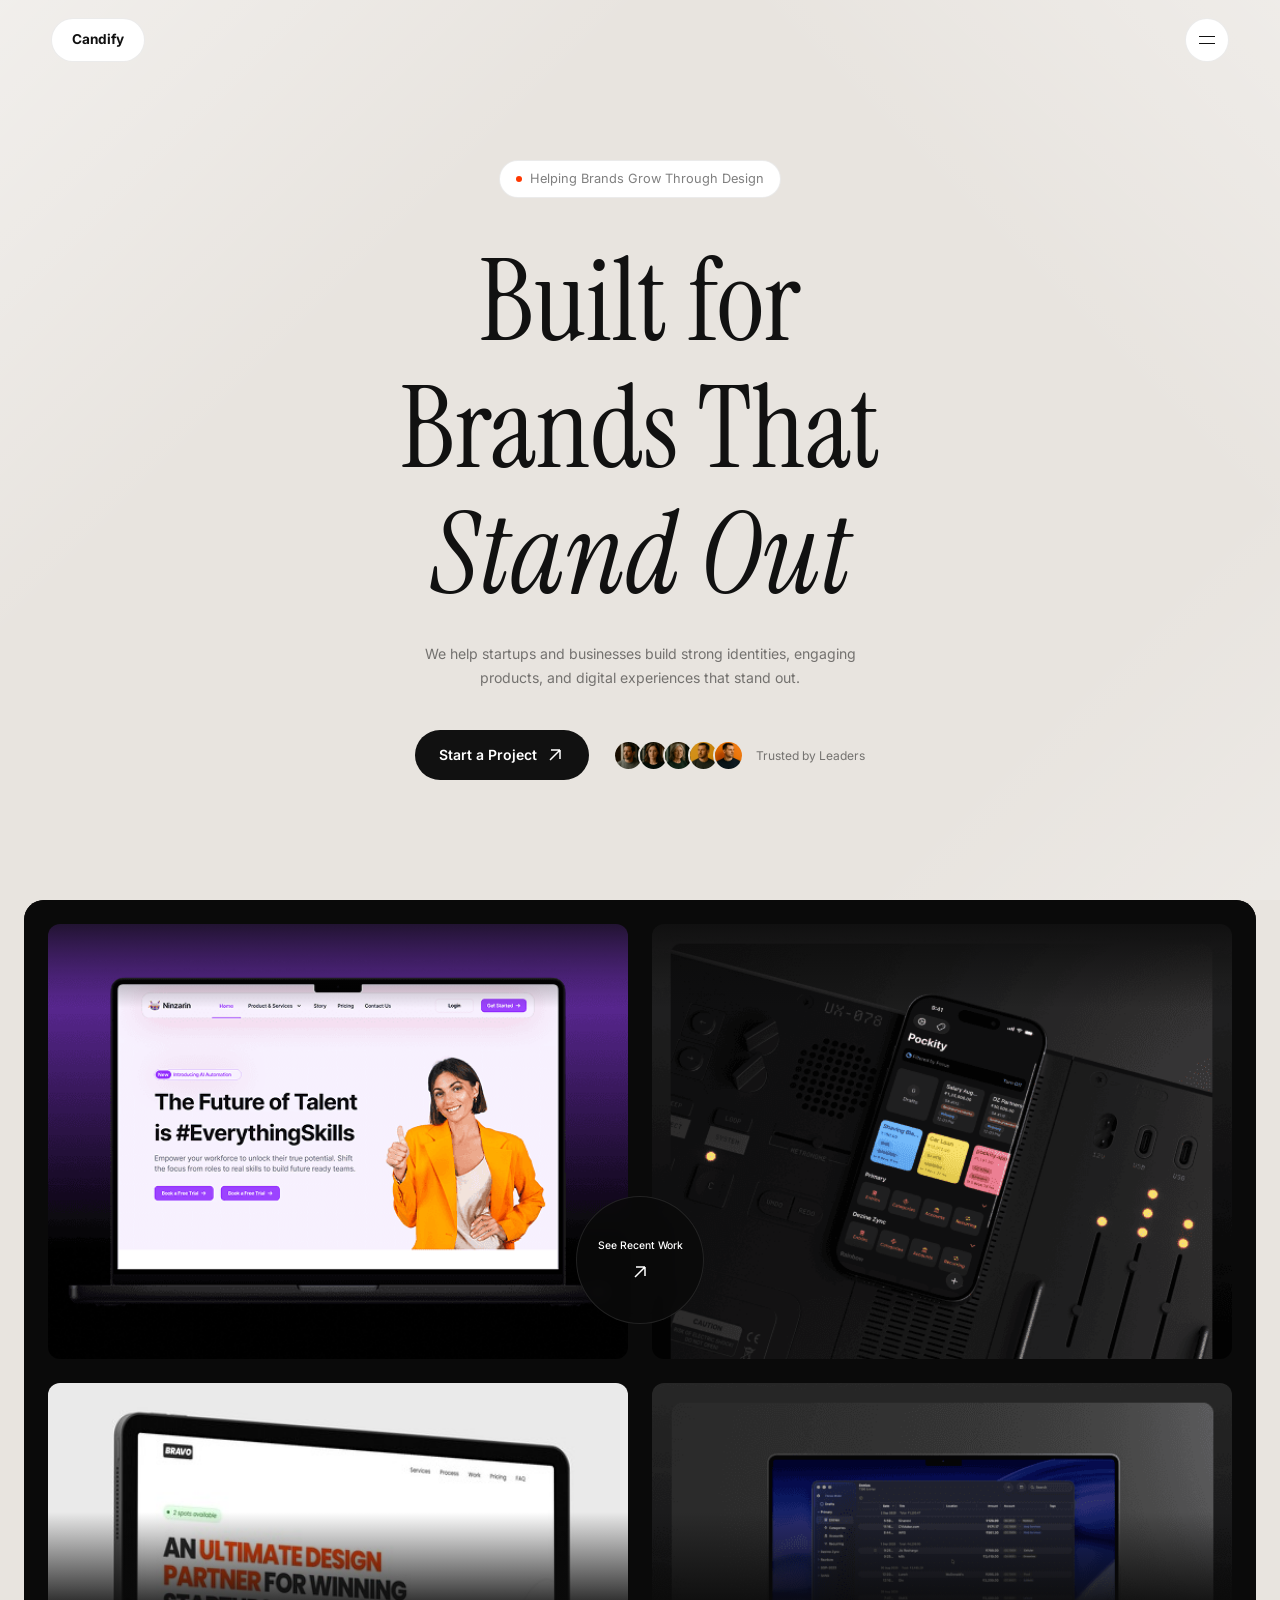
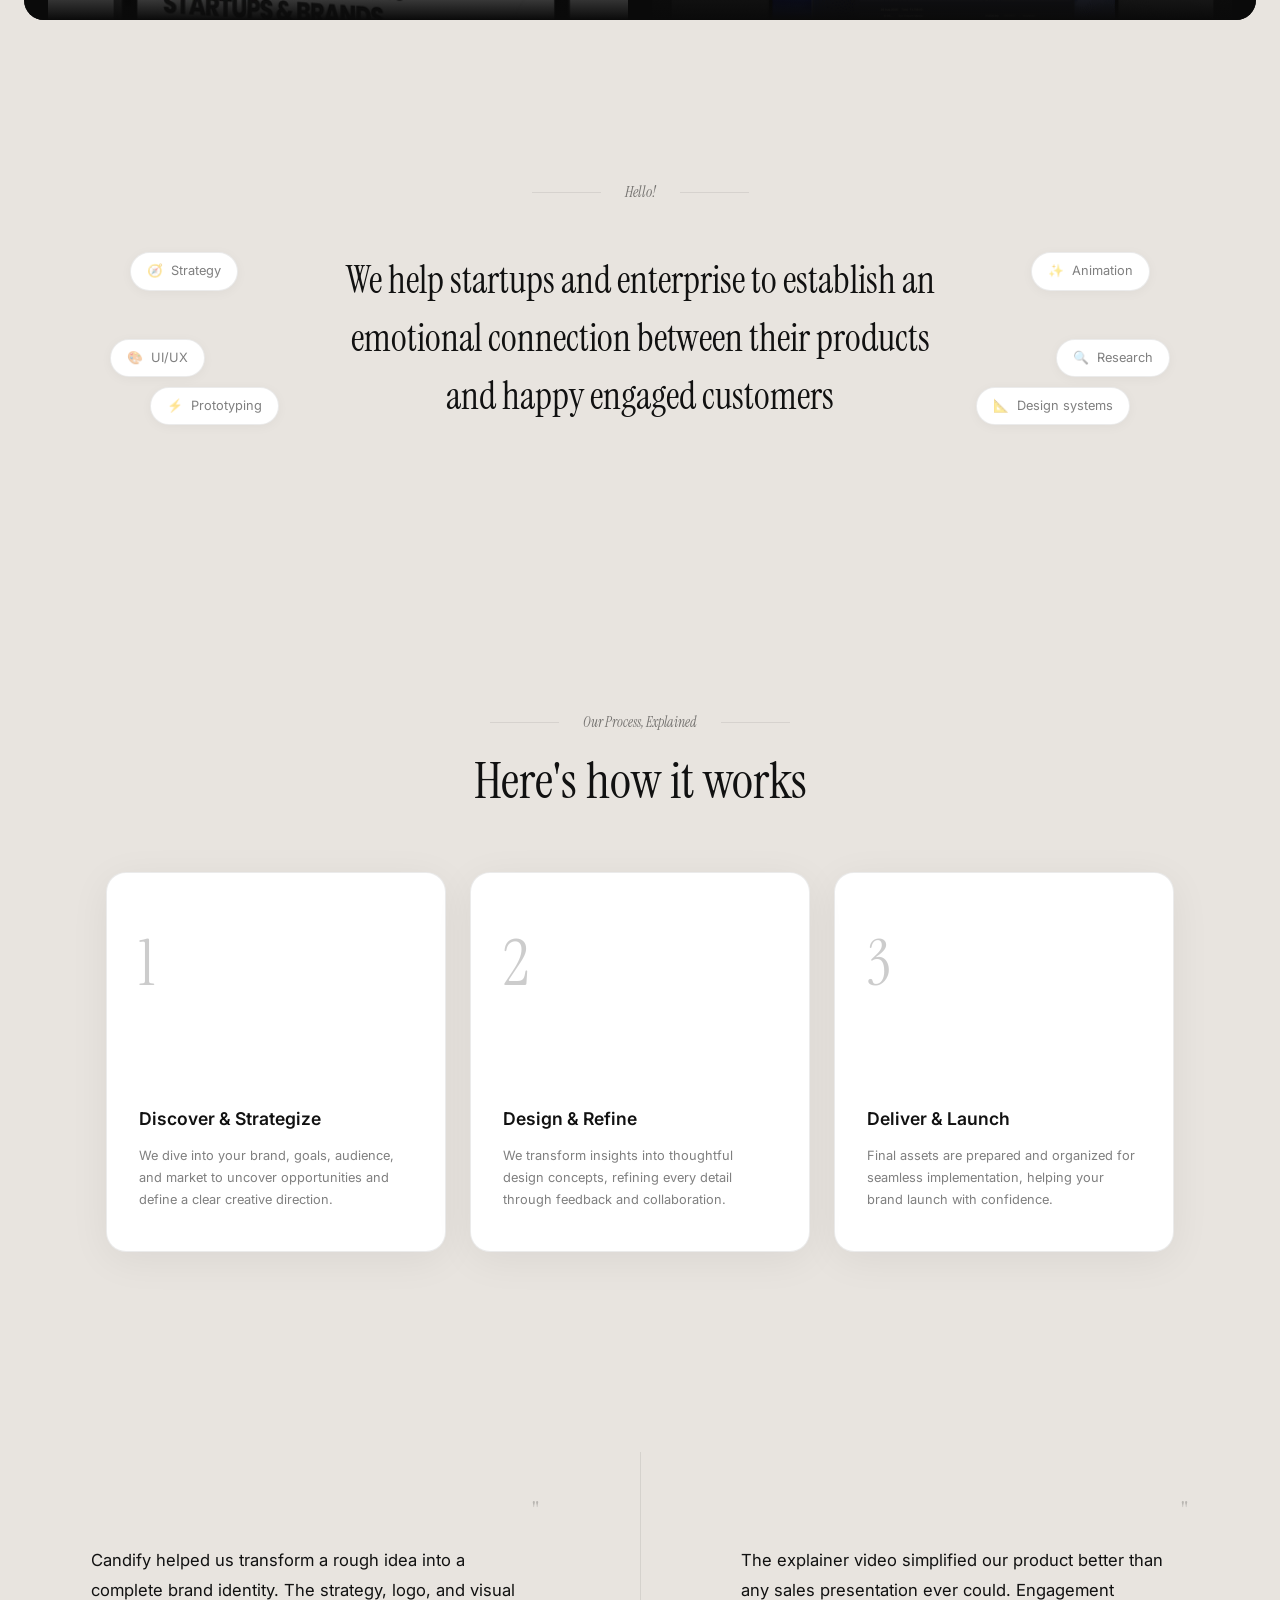
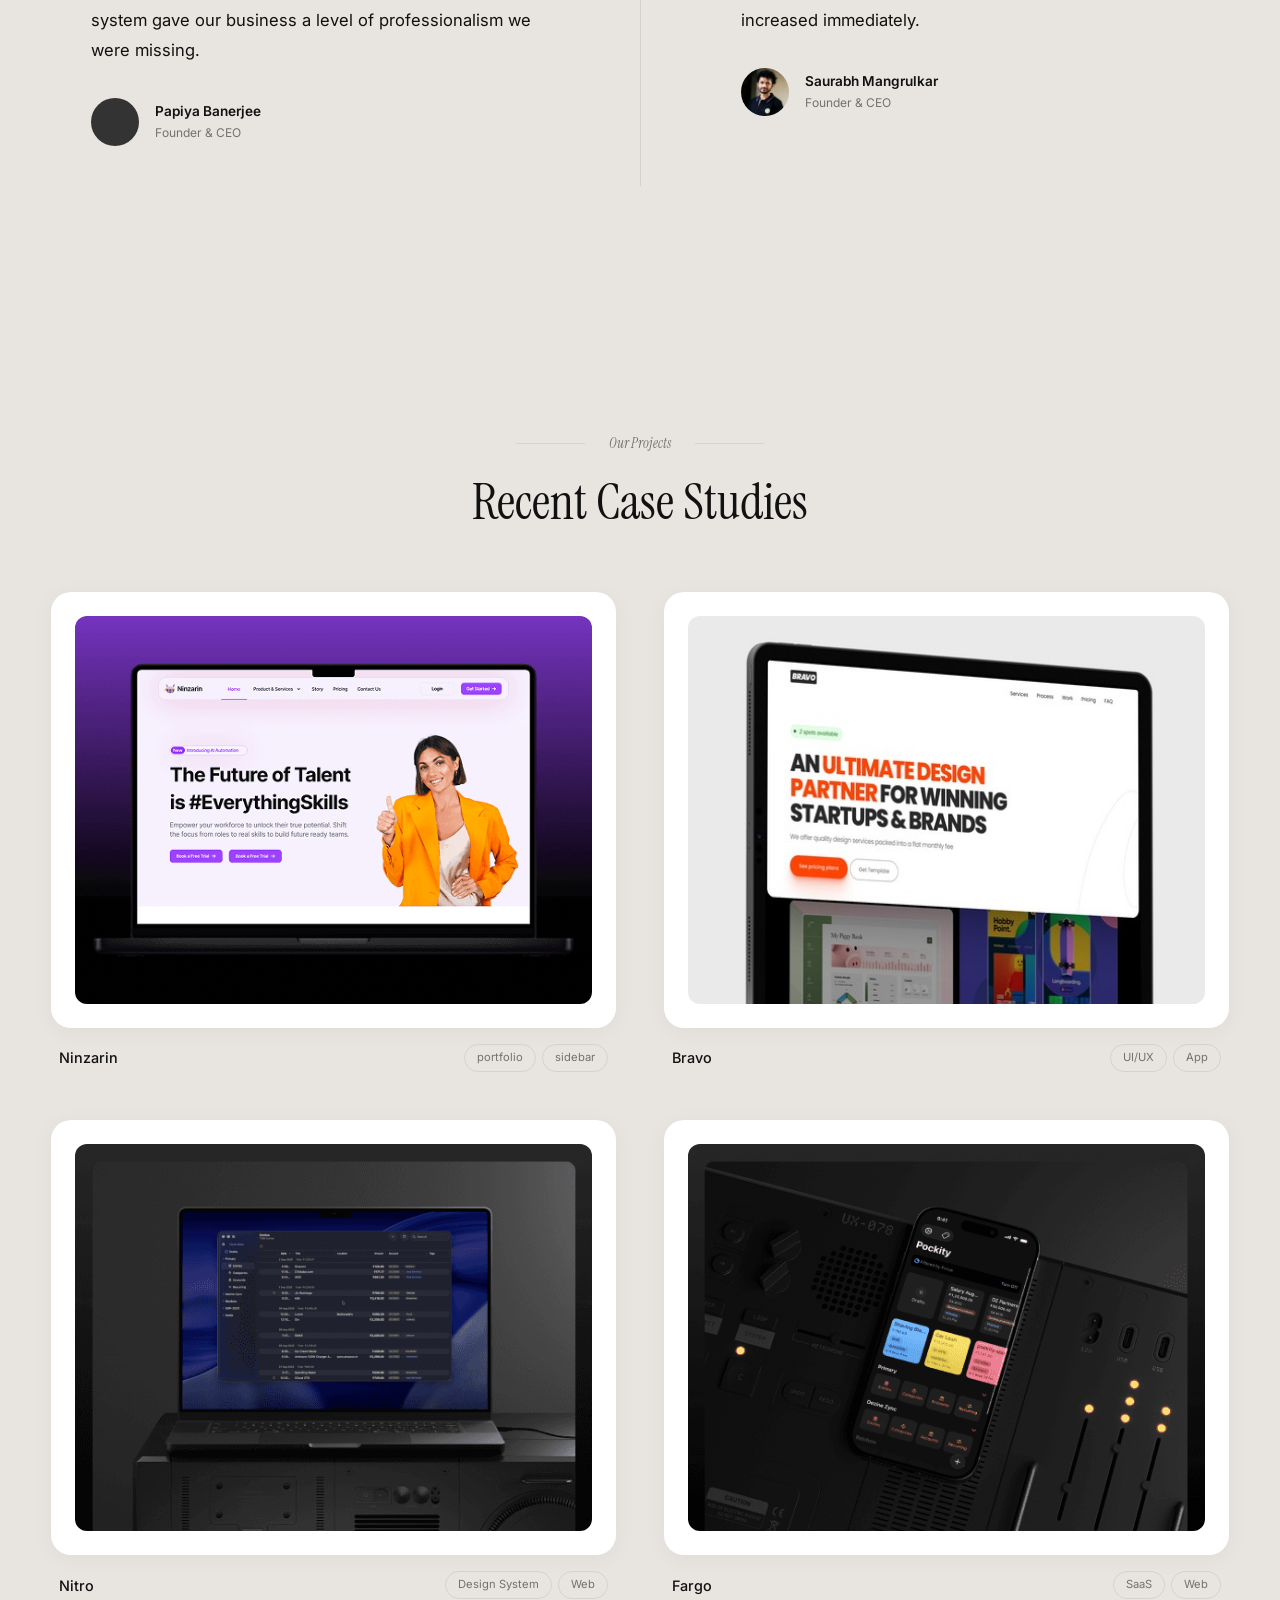
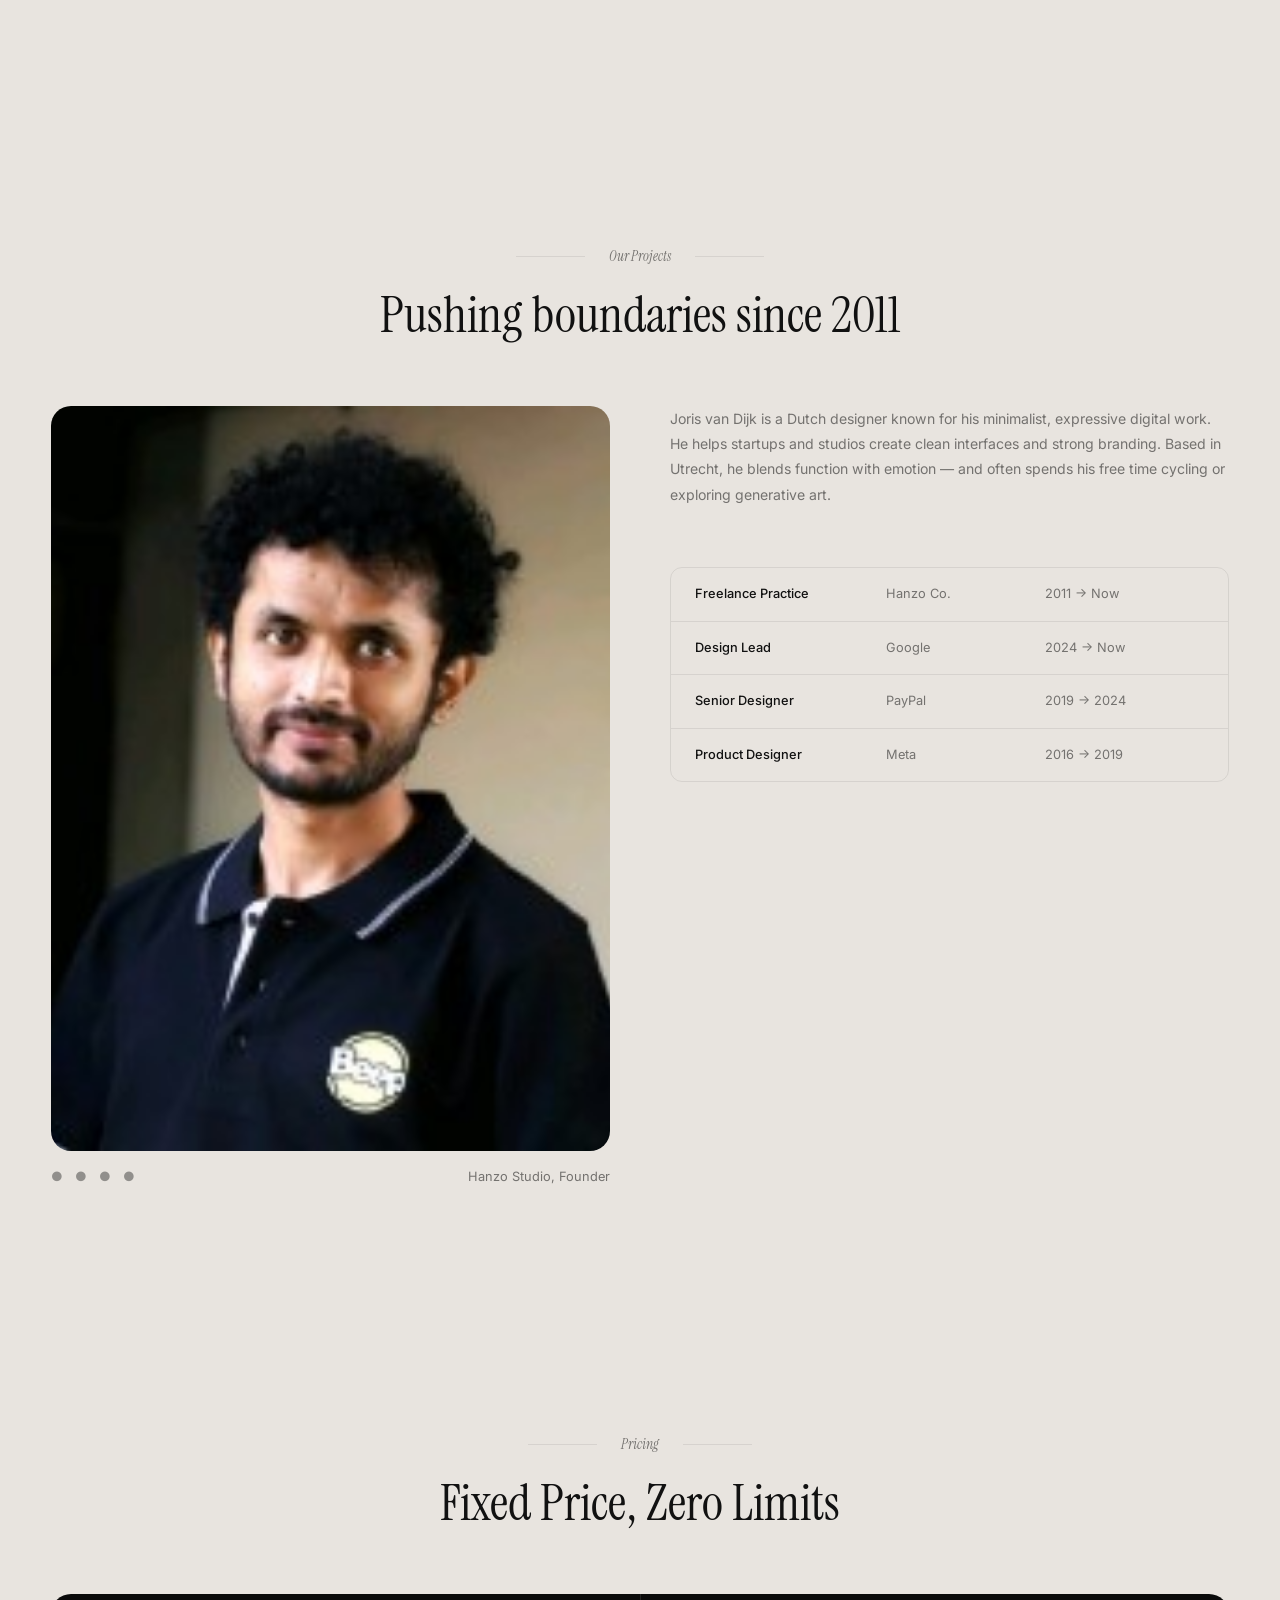
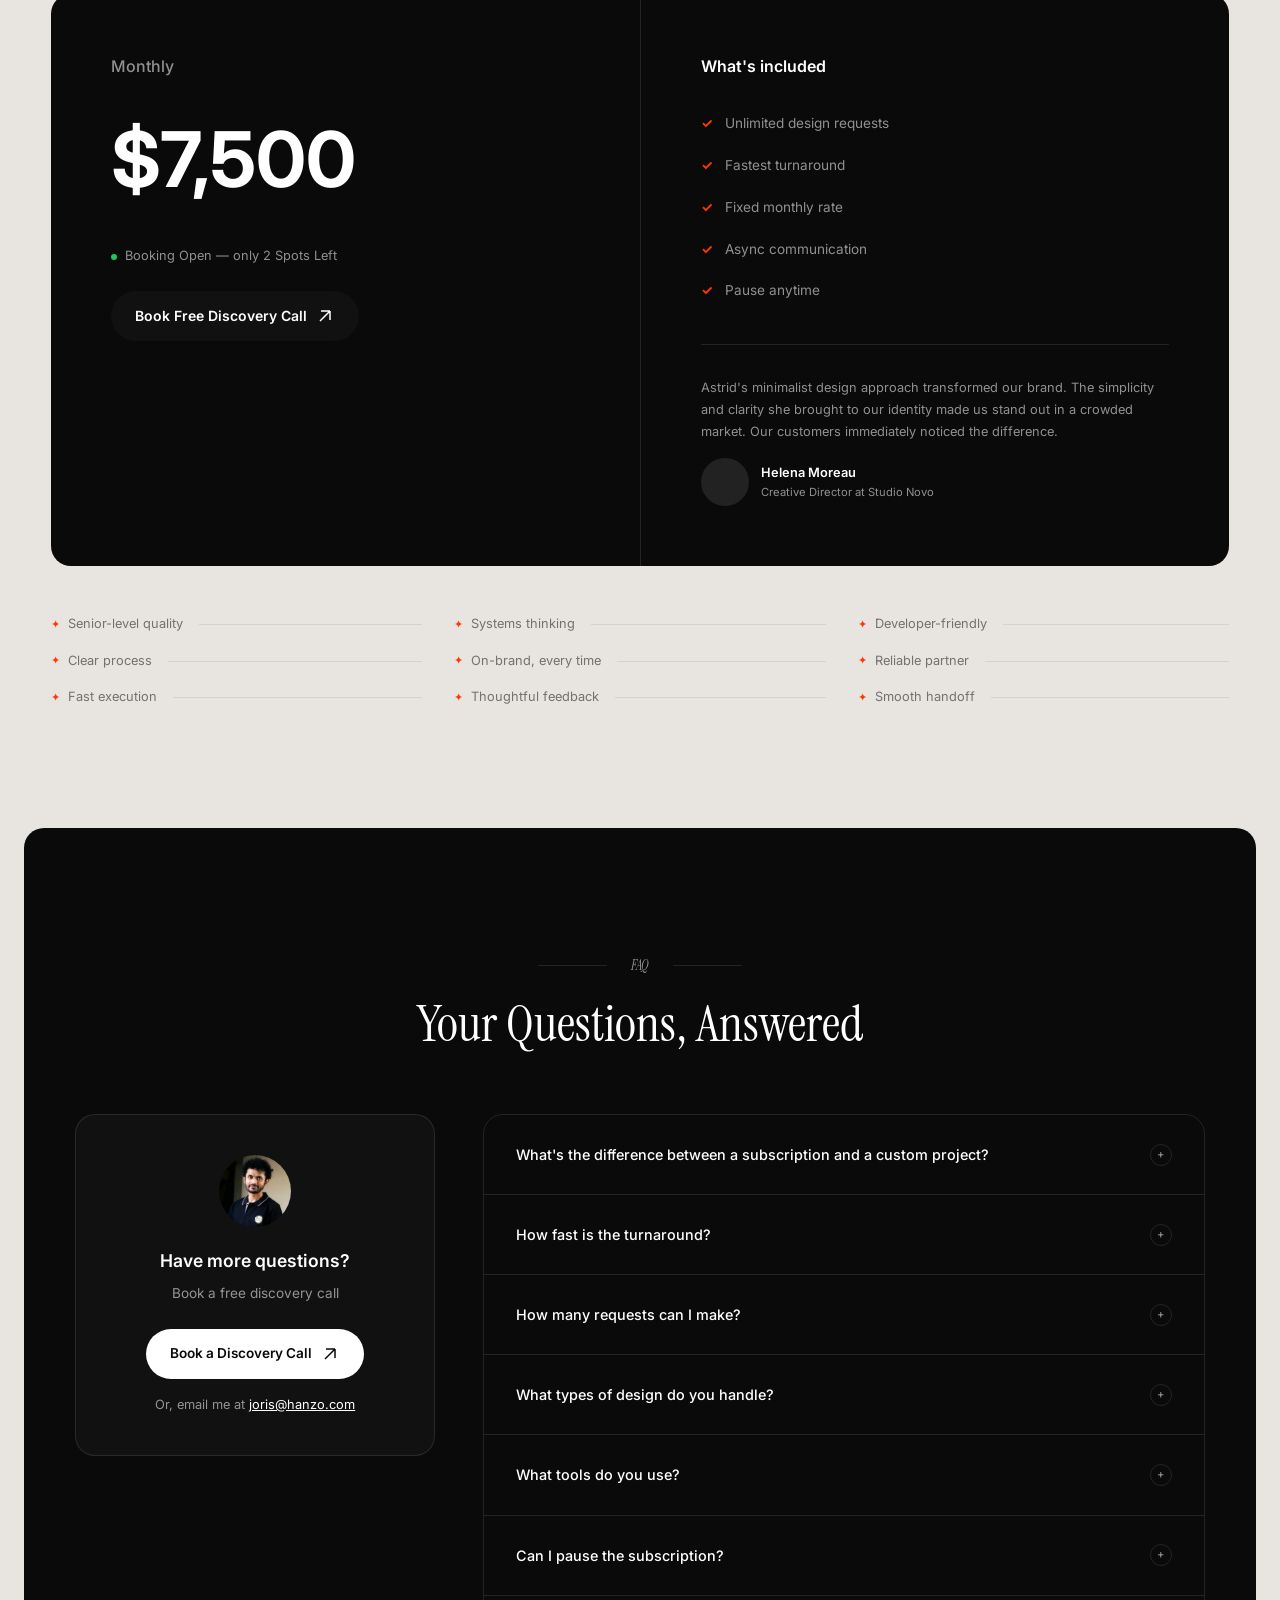
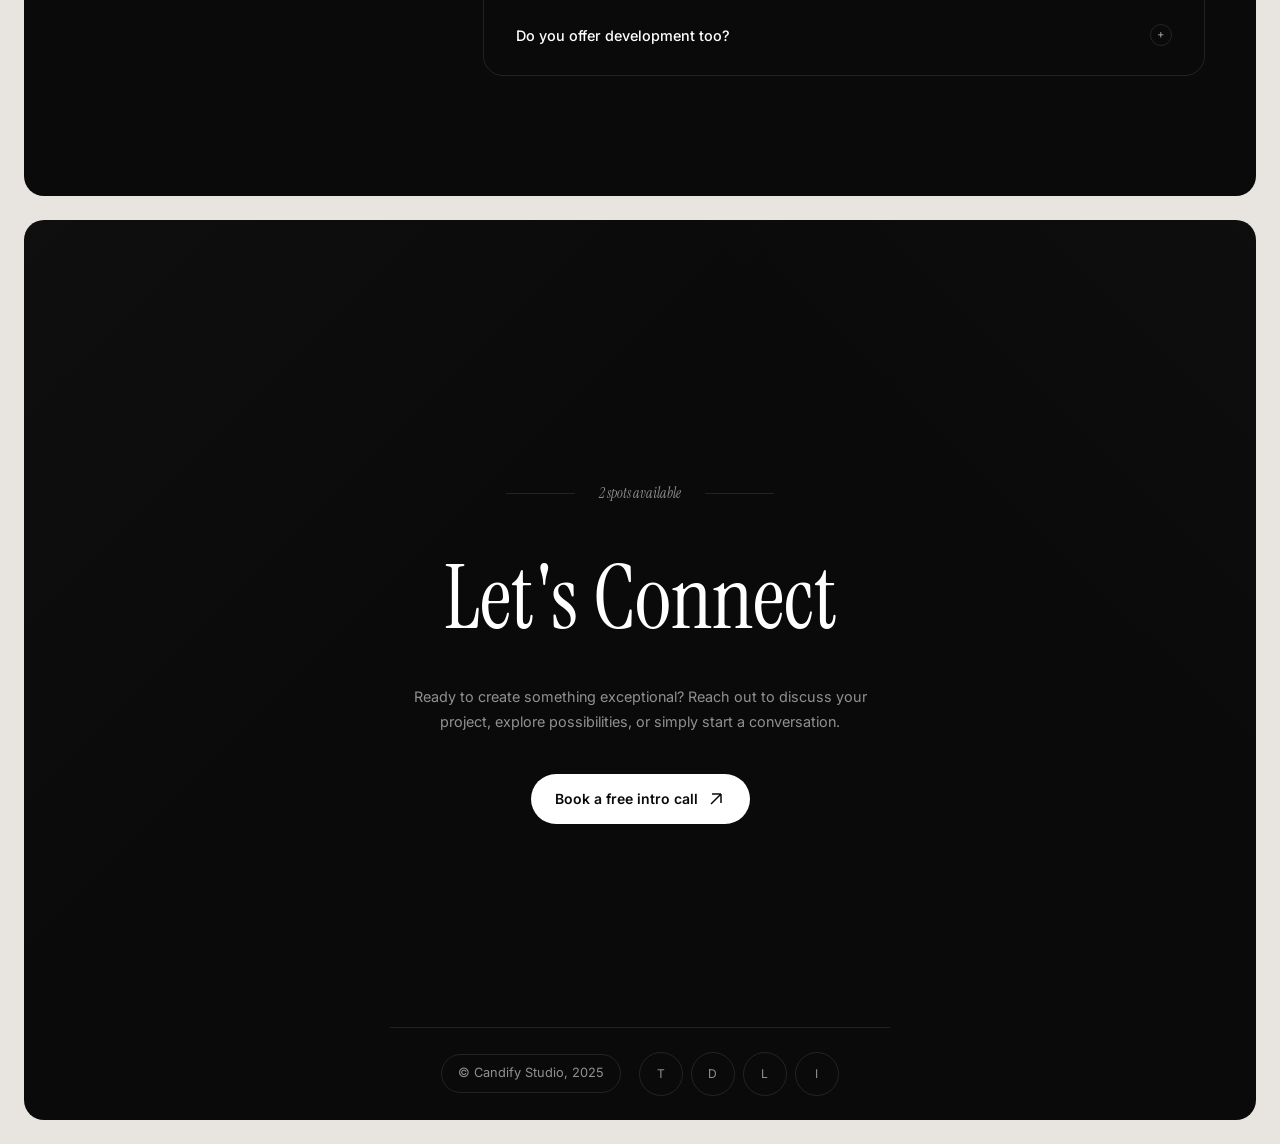
<file: index.html>
<!DOCTYPE html>
<html lang="en">
<head>
  <meta charset="UTF-8">
  <meta name="viewport" content="width=device-width, initial-scale=1.0">
  <title>Candify — Built for Brands That Stand Out</title>
  <meta name="description" content="We help startups and businesses build strong identities, engaging products, and digital experiences that stand out.">
  <link rel="icon" href="framerusercontent.com/sites/icons/default-favicon-light.v1.png" media="(prefers-color-scheme: light)">
  <link rel="icon" href="framerusercontent.com/sites/icons/default-favicon-dark.v1.png" media="(prefers-color-scheme: dark)">
  <link rel="preconnect" href="https://fonts.googleapis.com">
  <link rel="preconnect" href="https://fonts.gstatic.com" crossorigin>
  <link href="https://fonts.googleapis.com/css2?family=Instrument+Serif:ital@0;1&family=Inter:wght@300;400;500;600;700&display=swap" rel="stylesheet">
  <link rel="stylesheet" href="styles.css">
</head>
<body>

  <!-- Navigation -->
  <nav class="nav" id="nav">
    <div class="nav__inner">
      <a href="#" class="nav__logo" id="nav-logo">Candify</a>
      <button class="nav__menu" id="nav-menu" aria-label="Menu">
        <span></span>
        <span></span>
      </button>
    </div>
  </nav>

  <!-- Hero -->
  <section class="hero" id="hero">
    <div class="hero__bg"></div>
    <div class="hero__content">
      <div class="hero__tag" id="hero-tag"></div>
      <h1 class="hero__title" id="hero-title"></h1>
      <p class="hero__sub" id="hero-sub"></p>
      <div class="hero__actions">
        <div class="hero__buttons" id="hero-buttons"></div>
        <div class="hero__trusted" id="hero-trusted">
          <div class="hero__trusted-avatars" id="trusted-avatars"></div>
          <span class="hero__trusted-text">Trusted by Leaders</span>
        </div>
      </div>
    </div>
  </section>

  <!-- Intro Tickers -->
  <section class="tickers" id="tickers">
    <div class="tickers__grid" id="tickers-grid"></div>
    <a href="#work" class="tickers__cta">
      <span>See Recent Work</span>
      <svg width="20" height="20" viewBox="0 0 20 20" fill="none"><path d="M5 15L15 5M15 5H6M15 5V14" stroke="currentColor" stroke-width="1.5"/></svg>
    </a>
  </section>

  <!-- Intro / Hello -->
  <section class="intro" id="intro">
    <div class="container">
      <div class="intro__tag">
        <span class="intro__divider"></span>
        <em id="intro-greeting">Hello!</em>
        <span class="intro__divider"></span>
      </div>
      <div class="intro__body">
        <p class="intro__text" id="intro-text"></p>
        <div class="intro__services" id="intro-services"></div>
      </div>
    </div>
  </section>

  <!-- Process -->
  <section class="process" id="process">
    <div class="container">
      <div class="section-heading">
        <div class="section-tag">
          <span class="section-tag__line"></span>
          <em id="process-tag"></em>
          <span class="section-tag__line"></span>
        </div>
        <h2 class="section-title" id="process-title"></h2>
      </div>
      <div class="process__cards" id="process-cards"></div>
    </div>
  </section>

  <!-- Testimonials -->
  <section class="testimonials" id="testimonials">
    <div class="container">
      <div class="testimonials__split" id="testimonials-split"></div>
    </div>
  </section>

  <!-- Work / Case Studies -->
  <section class="work" id="work">
    <div class="container">
      <div class="section-heading">
        <div class="section-tag">
          <span class="section-tag__line"></span>
          <em>Our Projects</em>
          <span class="section-tag__line"></span>
        </div>
        <h2 class="section-title">Recent Case Studies</h2>
      </div>
      <div class="work__grid" id="work-grid"></div>
    </div>
  </section>

  <!-- About -->
  <section class="about" id="about">
    <div class="container">
      <div class="section-heading">
        <div class="section-tag">
          <span class="section-tag__line"></span>
          <em>Our Projects</em>
          <span class="section-tag__line"></span>
        </div>
        <h2 class="section-title" id="about-title"></h2>
      </div>
      <div class="about__content">
        <div class="about__image-col">
          <div class="about__image-wrap">
            <img class="about__photo" id="about-photo" src="" alt="Portrait">
          </div>
          <div class="about__image-info">
            <div class="about__socials" id="about-socials"></div>
            <span class="about__founder" id="about-founder"></span>
          </div>
        </div>
        <div class="about__text-col">
          <p class="about__bio" id="about-bio"></p>
          <div class="about__experience" id="about-experience"></div>
        </div>
      </div>
    </div>
  </section>

  <!-- Pricing -->
  <section class="pricing" id="pricing">
    <div class="pricing__glow"></div>
    <div class="container">
      <div class="section-heading">
        <div class="section-tag">
          <span class="section-tag__line"></span>
          <em id="pricing-tag"></em>
          <span class="section-tag__line"></span>
        </div>
        <h2 class="section-title" id="pricing-title"></h2>
      </div>
      <div class="pricing__card" id="pricing-card"></div>
      <div class="pricing__benefits" id="pricing-benefits"></div>
    </div>
  </section>

  <!-- FAQ -->
  <section class="faq" id="faq">
    <div class="container">
      <div class="section-heading">
        <div class="section-tag">
          <span class="section-tag__line"></span>
          <em id="faq-tag"></em>
          <span class="section-tag__line"></span>
        </div>
        <h2 class="section-title" id="faq-title"></h2>
      </div>
      <div class="faq__layout">
        <div class="faq__cta-card" id="faq-cta"></div>
        <div class="faq__list" id="faq-list"></div>
      </div>
    </div>
  </section>

  <!-- Footer / CTA -->
  <footer class="footer" id="contact">
    <div class="footer__bg"></div>
    <div class="container footer__inner">
      <div class="footer__cta-section">
        <div class="footer__tag" id="footer-tag"></div>
        <h2 class="footer__headline" id="footer-headline"></h2>
        <p class="footer__subtext" id="footer-subtext"></p>
        <a class="btn btn--primary footer__btn" id="footer-cta" href="#contact">
          <span></span>
          <svg width="20" height="20" viewBox="0 0 20 20" fill="none"><path d="M5 15L15 5M15 5H6M15 5V14" stroke="currentColor" stroke-width="1.5"/></svg>
        </a>
      </div>
      <div class="footer__bottom">
        <span class="footer__copyright" id="footer-copyright"></span>
        <div class="footer__socials" id="footer-socials"></div>
      </div>
    </div>
  </footer>

  <script src="app.js"></script>
</body>
</html>
</file>
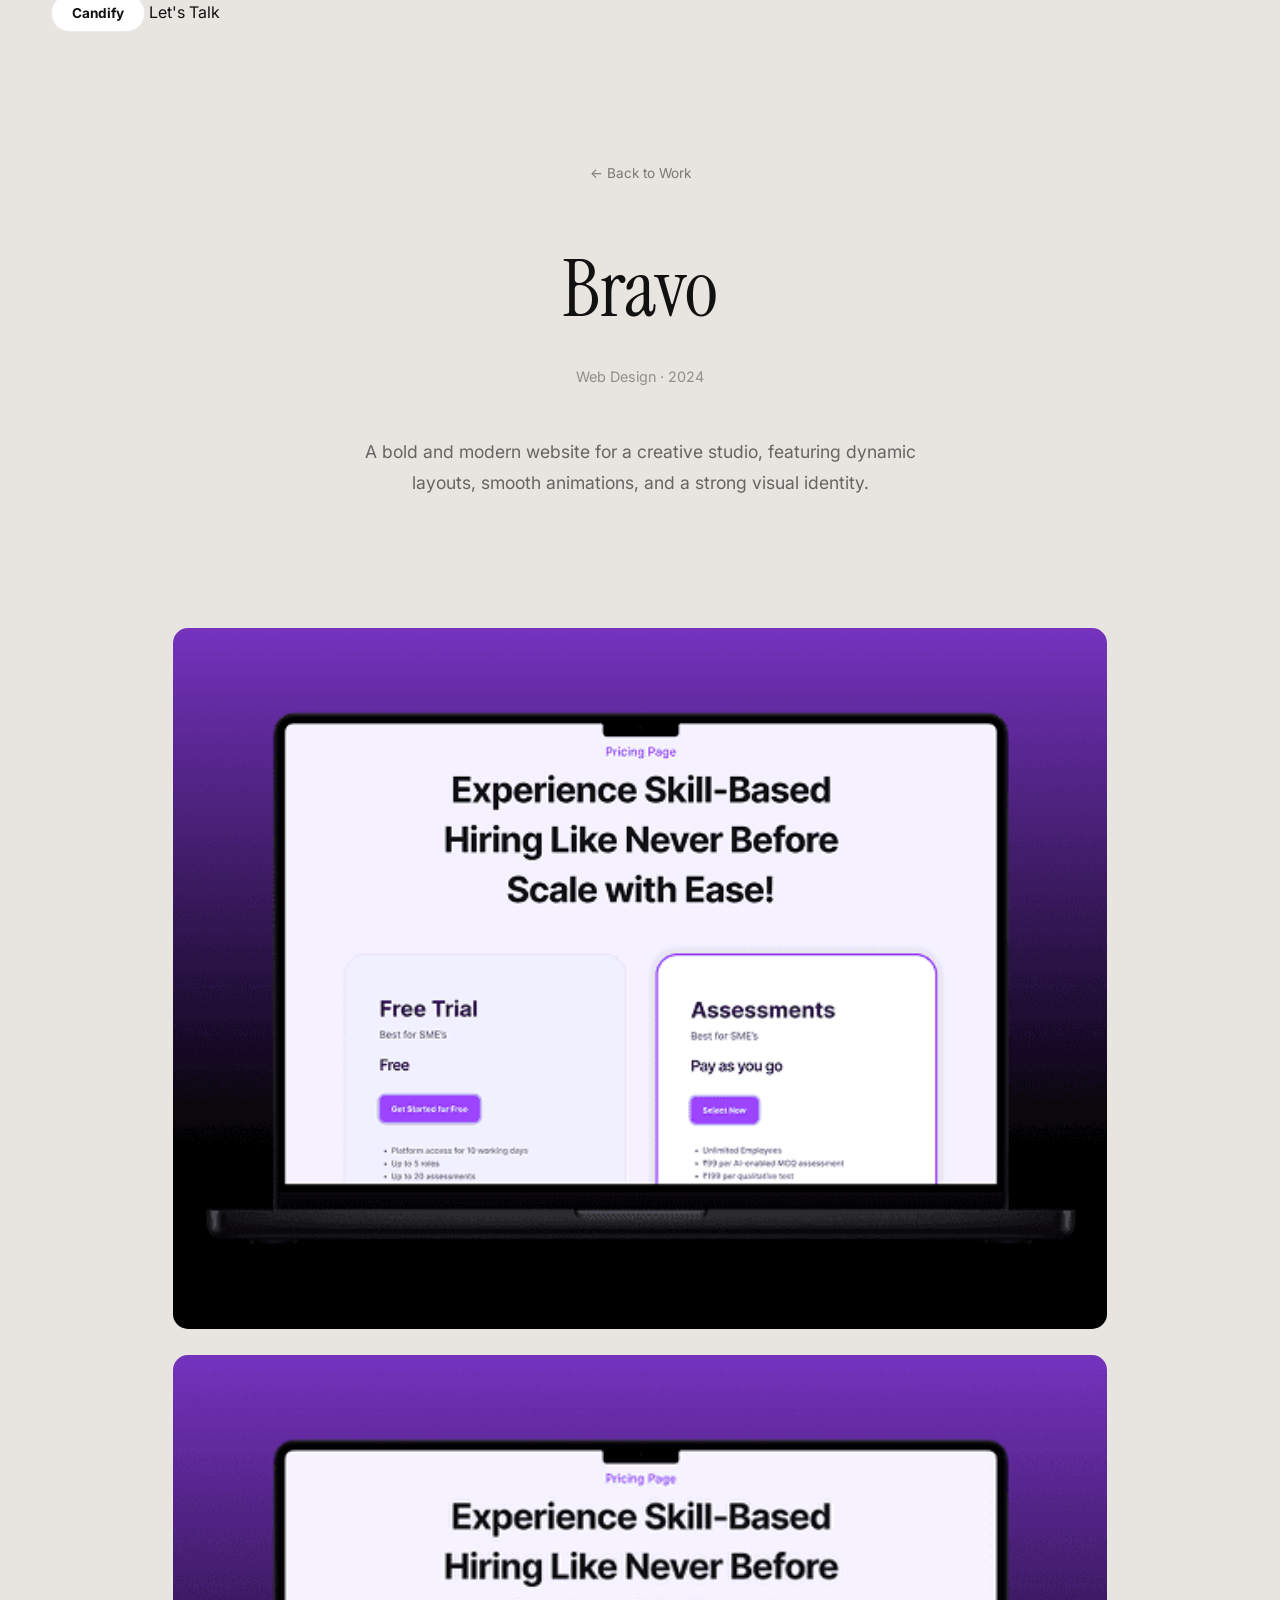
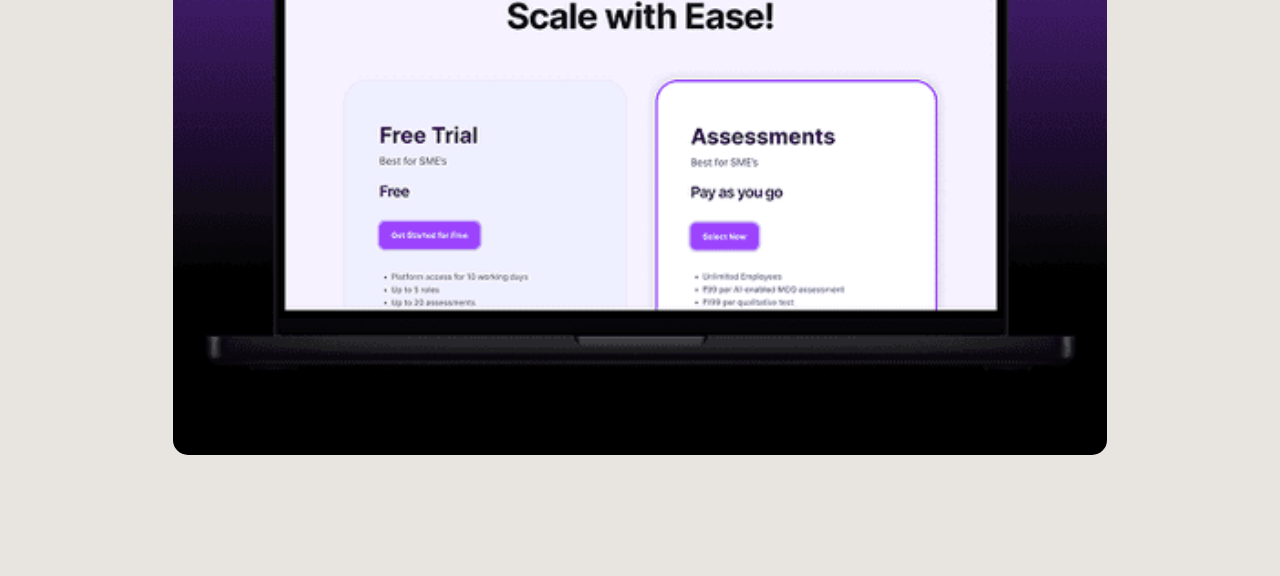
<file: work/bravo.html>
<!DOCTYPE html>
<html lang="en">
<head>
  <meta charset="UTF-8">
  <meta name="viewport" content="width=device-width, initial-scale=1.0">
  <title>Bravo — Candify</title>
  <meta name="description" content="A bold and modern website for a creative studio.">
  <link rel="icon" href="../framerusercontent.com/sites/icons/default-favicon-light.v1.png" media="(prefers-color-scheme: light)">
  <link rel="icon" href="../framerusercontent.com/sites/icons/default-favicon-dark.v1.png" media="(prefers-color-scheme: dark)">
  <link rel="preconnect" href="https://fonts.googleapis.com">
  <link rel="preconnect" href="https://fonts.gstatic.com" crossorigin>
  <link href="https://fonts.googleapis.com/css2?family=Instrument+Serif:ital@0;1&family=Inter:wght@300;400;500;600;700&display=swap" rel="stylesheet">
  <link rel="stylesheet" href="../styles.css">
  <style>
    .project-hero { padding: 160px 32px 80px; text-align: center; }
    .project-hero__title { font-family: 'Instrument Serif', serif; font-size: clamp(3rem, 7vw, 5rem); font-weight: 400; margin-bottom: 12px; }
    .project-hero__meta { font-size: 0.9rem; opacity: 0.4; margin-bottom: 48px; }
    .project-hero__desc { font-size: 1.1rem; opacity: 0.6; max-width: 600px; margin: 0 auto 48px; line-height: 1.8; }
    .project-images { max-width: 1000px; margin: 0 auto; padding: 0 32px 120px; display: grid; gap: 24px; }
    .project-images img { width: 100%; border-radius: 16px; border: 1px solid rgba(255,255,255,0.06); }
    .back-link { display: inline-flex; align-items: center; gap: 8px; font-size: 0.85rem; opacity: 0.5; transition: opacity 0.3s; margin-bottom: 40px; }
    .back-link:hover { opacity: 1; }
  </style>
</head>
<body>
  <nav class="nav">
    <a href="../index.html" class="nav__logo">Candify</a>
    <a href="../index.html#contact" class="nav__cta">Let's Talk</a>
  </nav>

  <section class="project-hero">
    <a href="../index.html#work" class="back-link">← Back to Work</a>
    <h1 class="project-hero__title">Bravo</h1>
    <p class="project-hero__meta">Web Design · 2024</p>
    <p class="project-hero__desc">A bold and modern website for a creative studio, featuring dynamic layouts, smooth animations, and a strong visual identity.</p>
  </section>

  <div class="project-images">
    <img src="../framerusercontent.com/images/lNPSlLGqzMoHCKwTCL11I3n084ea6.png" alt="Bravo project" loading="lazy">
    <img src="../framerusercontent.com/images/lNPSlLGqzMoHCKwTCL11I3n086ad2.png" alt="Bravo details" loading="lazy">
  </div>

  <script>
    window.addEventListener('scroll', () => {
      document.querySelector('.nav').classList.toggle('nav--scrolled', window.scrollY > 80);
    }, { passive: true });
  </script>
</body>
</html>
</file>
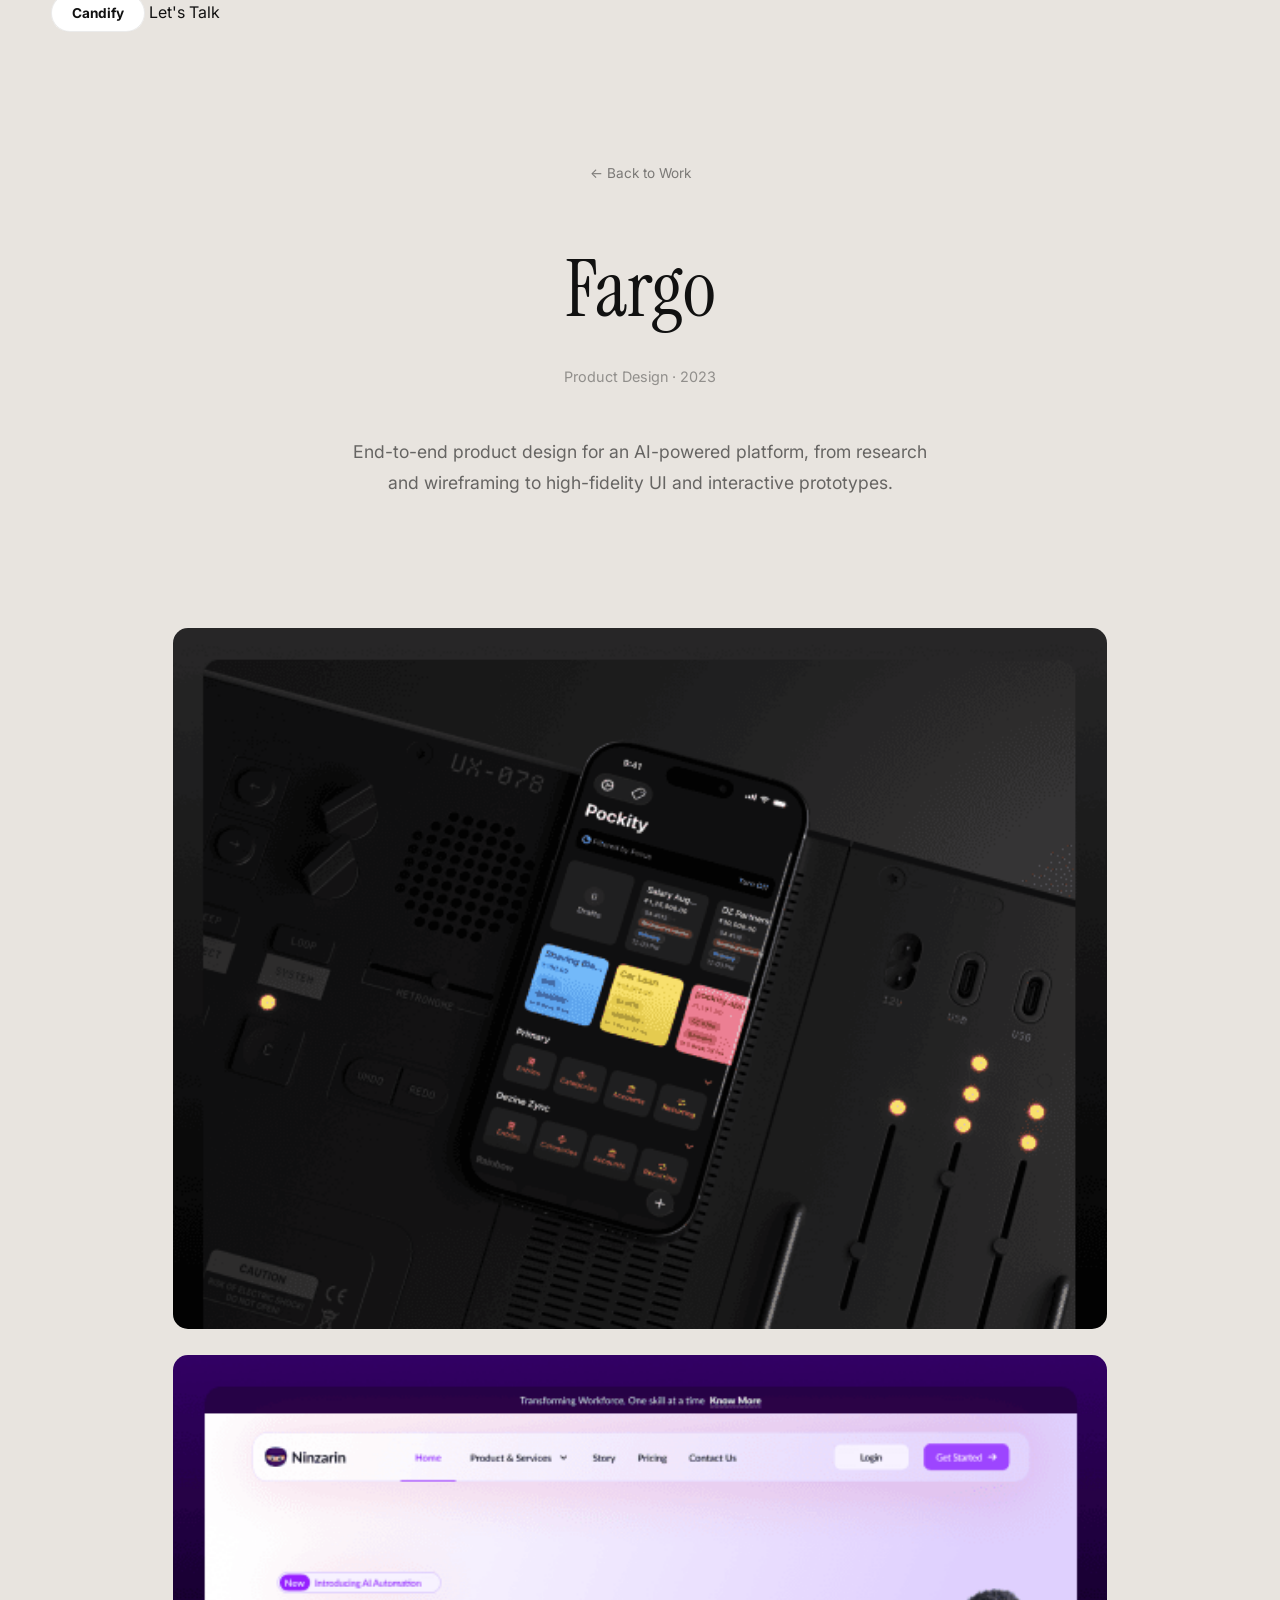
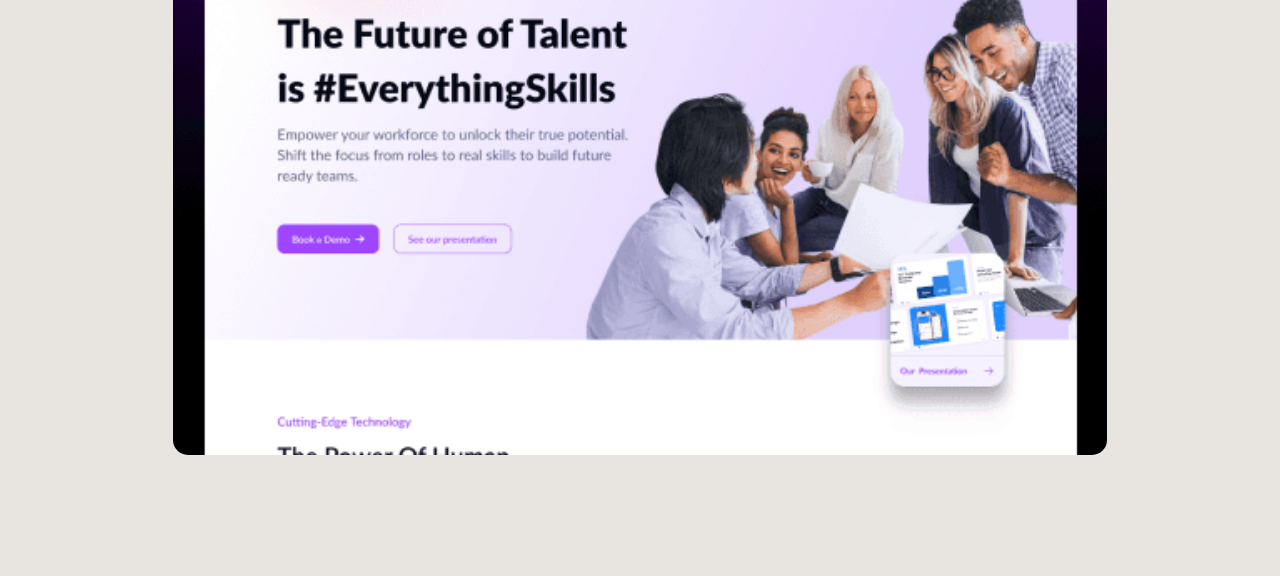
<file: work/fargo.html>
<!DOCTYPE html>
<html lang="en">
<head>
  <meta charset="UTF-8">
  <meta name="viewport" content="width=device-width, initial-scale=1.0">
  <title>Fargo — Candify</title>
  <meta name="description" content="End-to-end product design for an AI-powered platform.">
  <link rel="icon" href="../framerusercontent.com/sites/icons/default-favicon-light.v1.png" media="(prefers-color-scheme: light)">
  <link rel="icon" href="../framerusercontent.com/sites/icons/default-favicon-dark.v1.png" media="(prefers-color-scheme: dark)">
  <link rel="preconnect" href="https://fonts.googleapis.com">
  <link rel="preconnect" href="https://fonts.gstatic.com" crossorigin>
  <link href="https://fonts.googleapis.com/css2?family=Instrument+Serif:ital@0;1&family=Inter:wght@300;400;500;600;700&display=swap" rel="stylesheet">
  <link rel="stylesheet" href="../styles.css">
  <style>
    .project-hero { padding: 160px 32px 80px; text-align: center; }
    .project-hero__title { font-family: 'Instrument Serif', serif; font-size: clamp(3rem, 7vw, 5rem); font-weight: 400; margin-bottom: 12px; }
    .project-hero__meta { font-size: 0.9rem; opacity: 0.4; margin-bottom: 48px; }
    .project-hero__desc { font-size: 1.1rem; opacity: 0.6; max-width: 600px; margin: 0 auto 48px; line-height: 1.8; }
    .project-images { max-width: 1000px; margin: 0 auto; padding: 0 32px 120px; display: grid; gap: 24px; }
    .project-images img { width: 100%; border-radius: 16px; border: 1px solid rgba(255,255,255,0.06); }
    .back-link { display: inline-flex; align-items: center; gap: 8px; font-size: 0.85rem; opacity: 0.5; transition: opacity 0.3s; margin-bottom: 40px; }
    .back-link:hover { opacity: 1; }
  </style>
</head>
<body>
  <nav class="nav">
    <a href="../index.html" class="nav__logo">Candify</a>
    <a href="../index.html#contact" class="nav__cta">Let's Talk</a>
  </nav>

  <section class="project-hero">
    <a href="../index.html#work" class="back-link">← Back to Work</a>
    <h1 class="project-hero__title">Fargo</h1>
    <p class="project-hero__meta">Product Design · 2023</p>
    <p class="project-hero__desc">End-to-end product design for an AI-powered platform, from research and wireframing to high-fidelity UI and interactive prototypes.</p>
  </section>

  <div class="project-images">
    <img src="../framerusercontent.com/images/PkhLHSzRsQ6i0StYQ50gXuiV11s4ea6.png" alt="Fargo project" loading="lazy">
    <img src="../framerusercontent.com/images/tgpEf57C16bmfIajJPdVwR0M4ea6.png" alt="Fargo details" loading="lazy">
  </div>

  <script>
    window.addEventListener('scroll', () => {
      document.querySelector('.nav').classList.toggle('nav--scrolled', window.scrollY > 80);
    }, { passive: true });
  </script>
</body>
</html>
</file>
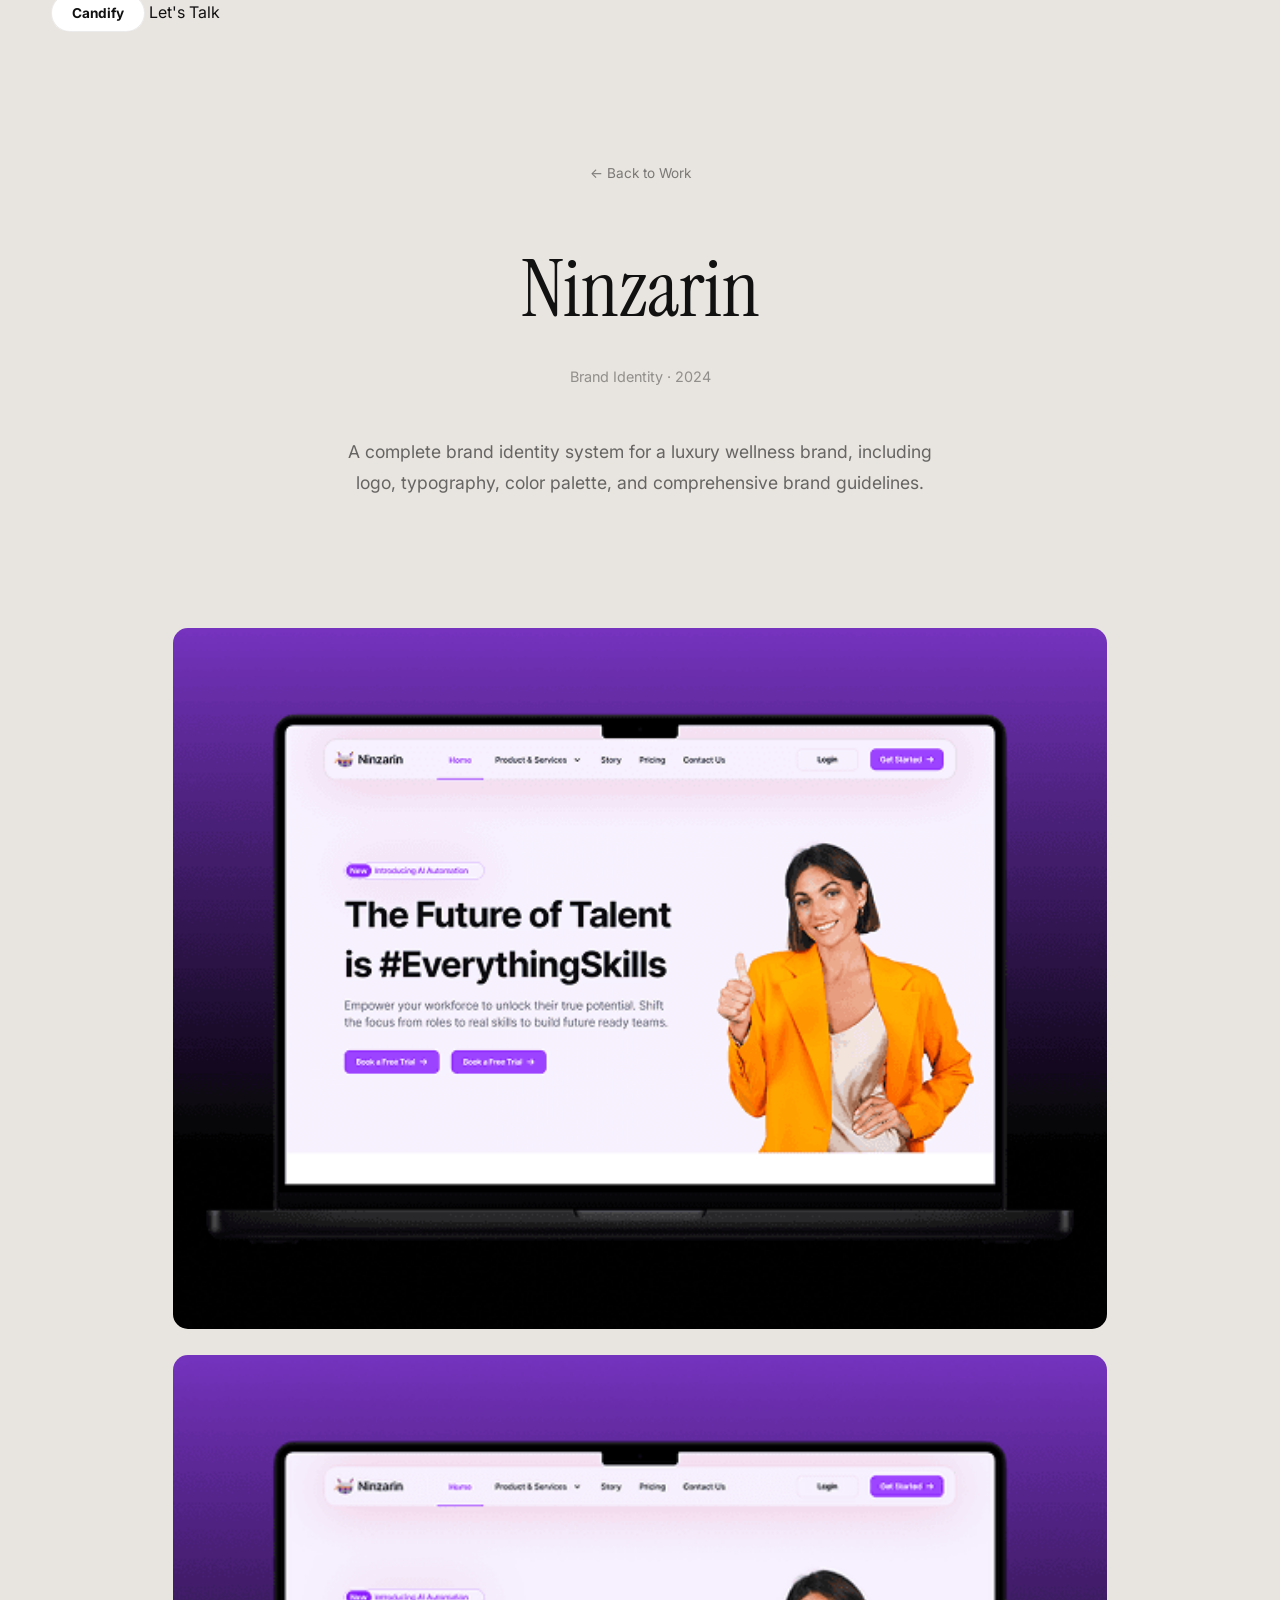
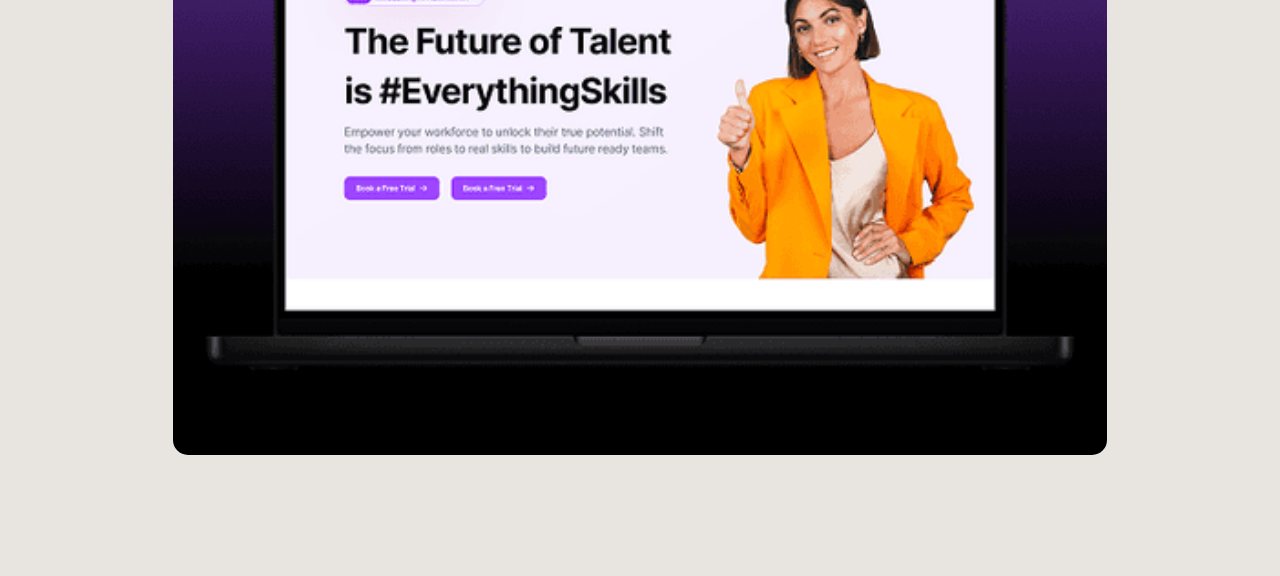
<file: work/ninzarin.html>
<!DOCTYPE html>
<html lang="en">
<head>
  <meta charset="UTF-8">
  <meta name="viewport" content="width=device-width, initial-scale=1.0">
  <title>Ninzarin — Candify</title>
  <meta name="description" content="A complete brand identity system for a luxury wellness brand.">
  <link rel="icon" href="../framerusercontent.com/sites/icons/default-favicon-light.v1.png" media="(prefers-color-scheme: light)">
  <link rel="icon" href="../framerusercontent.com/sites/icons/default-favicon-dark.v1.png" media="(prefers-color-scheme: dark)">
  <link rel="preconnect" href="https://fonts.googleapis.com">
  <link rel="preconnect" href="https://fonts.gstatic.com" crossorigin>
  <link href="https://fonts.googleapis.com/css2?family=Instrument+Serif:ital@0;1&family=Inter:wght@300;400;500;600;700&display=swap" rel="stylesheet">
  <link rel="stylesheet" href="../styles.css">
  <style>
    .project-hero { padding: 160px 32px 80px; text-align: center; }
    .project-hero__title { font-family: 'Instrument Serif', serif; font-size: clamp(3rem, 7vw, 5rem); font-weight: 400; margin-bottom: 12px; }
    .project-hero__meta { font-size: 0.9rem; opacity: 0.4; margin-bottom: 48px; }
    .project-hero__desc { font-size: 1.1rem; opacity: 0.6; max-width: 600px; margin: 0 auto 48px; line-height: 1.8; }
    .project-images { max-width: 1000px; margin: 0 auto; padding: 0 32px 120px; display: grid; gap: 24px; }
    .project-images img { width: 100%; border-radius: 16px; border: 1px solid rgba(255,255,255,0.06); }
    .back-link { display: inline-flex; align-items: center; gap: 8px; font-size: 0.85rem; opacity: 0.5; transition: opacity 0.3s; margin-bottom: 40px; }
    .back-link:hover { opacity: 1; }
  </style>
</head>
<body>
  <nav class="nav">
    <a href="../index.html" class="nav__logo">Candify</a>
    <a href="../index.html#contact" class="nav__cta">Let's Talk</a>
  </nav>

  <section class="project-hero">
    <a href="../index.html#work" class="back-link">← Back to Work</a>
    <h1 class="project-hero__title">Ninzarin</h1>
    <p class="project-hero__meta">Brand Identity · 2024</p>
    <p class="project-hero__desc">A complete brand identity system for a luxury wellness brand, including logo, typography, color palette, and comprehensive brand guidelines.</p>
  </section>

  <div class="project-images">
    <img src="../framerusercontent.com/images/jDVMFOFEkrnqQgKkPhlL5JE2A4ea6.png" alt="Ninzarin project" loading="lazy">
    <img src="../framerusercontent.com/images/jDVMFOFEkrnqQgKkPhlL5JE2Aff85.png" alt="Ninzarin details" loading="lazy">
  </div>

  <script>
    // Nav scroll effect
    window.addEventListener('scroll', () => {
      document.querySelector('.nav').classList.toggle('nav--scrolled', window.scrollY > 80);
    }, { passive: true });
  </script>
</body>
</html>
</file>
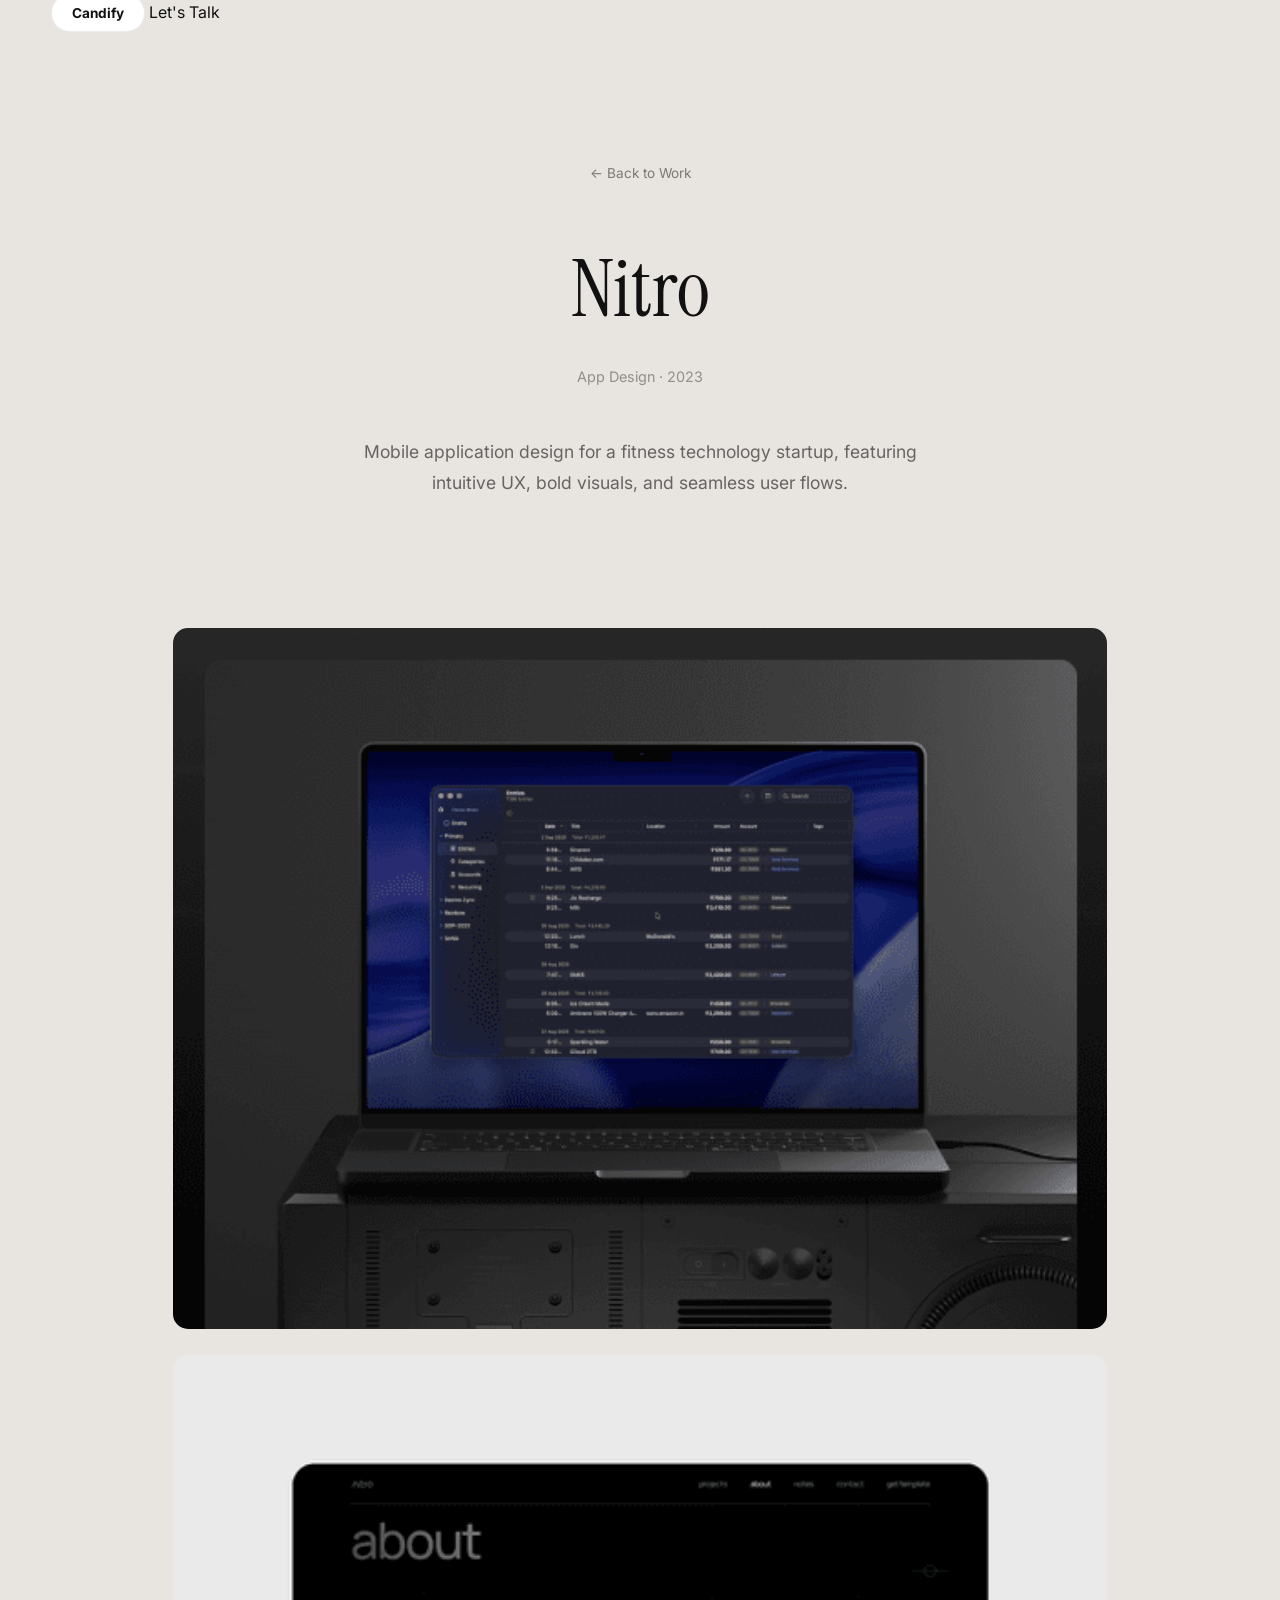
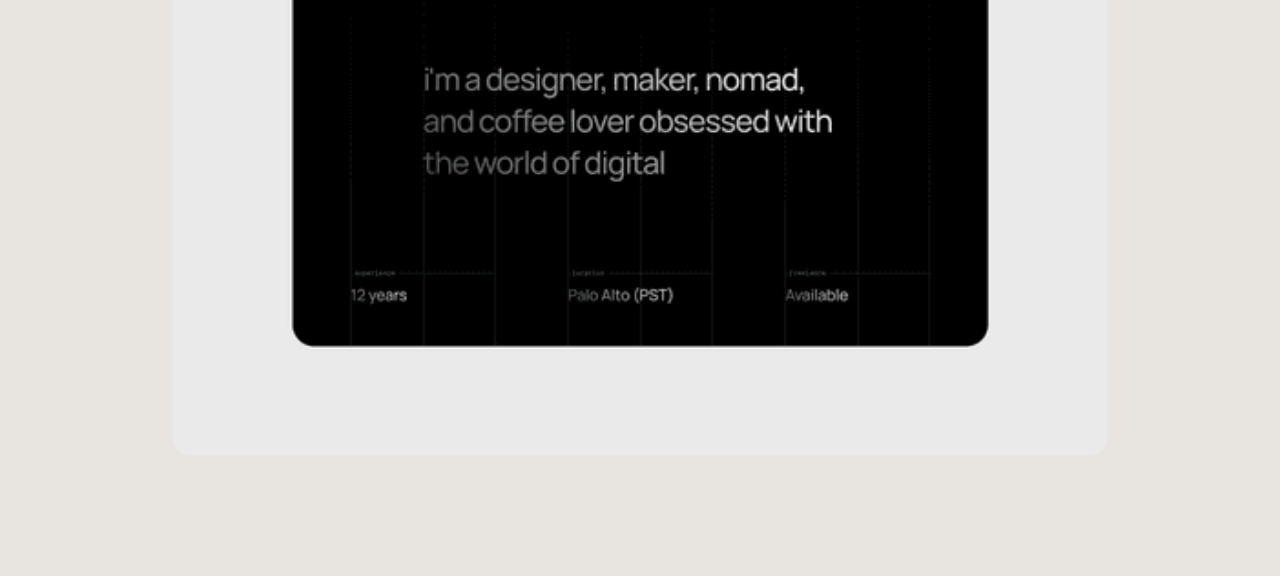
<file: work/nitro.html>
<!DOCTYPE html>
<html lang="en">
<head>
  <meta charset="UTF-8">
  <meta name="viewport" content="width=device-width, initial-scale=1.0">
  <title>Nitro — Candify</title>
  <meta name="description" content="Mobile application design for a fitness technology startup.">
  <link rel="icon" href="../framerusercontent.com/sites/icons/default-favicon-light.v1.png" media="(prefers-color-scheme: light)">
  <link rel="icon" href="../framerusercontent.com/sites/icons/default-favicon-dark.v1.png" media="(prefers-color-scheme: dark)">
  <link rel="preconnect" href="https://fonts.googleapis.com">
  <link rel="preconnect" href="https://fonts.gstatic.com" crossorigin>
  <link href="https://fonts.googleapis.com/css2?family=Instrument+Serif:ital@0;1&family=Inter:wght@300;400;500;600;700&display=swap" rel="stylesheet">
  <link rel="stylesheet" href="../styles.css">
  <style>
    .project-hero { padding: 160px 32px 80px; text-align: center; }
    .project-hero__title { font-family: 'Instrument Serif', serif; font-size: clamp(3rem, 7vw, 5rem); font-weight: 400; margin-bottom: 12px; }
    .project-hero__meta { font-size: 0.9rem; opacity: 0.4; margin-bottom: 48px; }
    .project-hero__desc { font-size: 1.1rem; opacity: 0.6; max-width: 600px; margin: 0 auto 48px; line-height: 1.8; }
    .project-images { max-width: 1000px; margin: 0 auto; padding: 0 32px 120px; display: grid; gap: 24px; }
    .project-images img { width: 100%; border-radius: 16px; border: 1px solid rgba(255,255,255,0.06); }
    .back-link { display: inline-flex; align-items: center; gap: 8px; font-size: 0.85rem; opacity: 0.5; transition: opacity 0.3s; margin-bottom: 40px; }
    .back-link:hover { opacity: 1; }
  </style>
</head>
<body>
  <nav class="nav">
    <a href="../index.html" class="nav__logo">Candify</a>
    <a href="../index.html#contact" class="nav__cta">Let's Talk</a>
  </nav>

  <section class="project-hero">
    <a href="../index.html#work" class="back-link">← Back to Work</a>
    <h1 class="project-hero__title">Nitro</h1>
    <p class="project-hero__meta">App Design · 2023</p>
    <p class="project-hero__desc">Mobile application design for a fitness technology startup, featuring intuitive UX, bold visuals, and seamless user flows.</p>
  </section>

  <div class="project-images">
    <img src="../framerusercontent.com/images/KlMn9Z42SmllgWQXhYSyRGbWwA4ea6.png" alt="Nitro project" loading="lazy">
    <img src="../framerusercontent.com/images/eKQBNZi37iHXOvWwsXuKFfyck4d9c.png" alt="Nitro details" loading="lazy">
  </div>

  <script>
    window.addEventListener('scroll', () => {
      document.querySelector('.nav').classList.toggle('nav--scrolled', window.scrollY > 80);
    }, { passive: true });
  </script>
</body>
</html>
</file>
<file: styles.css>
/* ============================================
   Candify — Styles (Figma-accurate)
   Warm gray base · White cards · Dark accents
   ============================================ */

*, *::before, *::after { margin: 0; padding: 0; box-sizing: border-box; }

:root {
  --bg: #e8e4df;
  --bg-card: #ffffff;
  --bg-dark: #0a0a0a;
  --text: #111111;
  --text-muted: rgba(0,0,0,0.5);
  --text-dim: rgba(0,0,0,0.2);
  --text-dark: #ffffff;
  --text-muted-dark: rgba(255,255,255,0.55);
  --accent: #FF3700;
  --border: rgba(0,0,0,0.08);
  --border-dark: rgba(255,255,255,0.1);
  --radius: 20px;
  --radius-sm: 12px;
  --font-body: 'Inter', sans-serif;
  --font-display: 'Instrument Serif', serif;
}

html { scroll-behavior: smooth; }
body {
  font-family: var(--font-body);
  background: var(--bg);
  color: var(--text);
  line-height: 1.6;
  overflow-x: hidden;
  -webkit-font-smoothing: antialiased;
}

a { color: inherit; text-decoration: none; }
button { border: none; background: none; color: inherit; font: inherit; cursor: pointer; }
img { display: block; max-width: 100%; height: auto; }
ul { list-style: none; }
.container { max-width: 1440px; margin: 0 auto; padding: 0 clamp(24px, 4vw, 60px); }

/* === Buttons === */
.btn {
  display: inline-flex; align-items: center; gap: 8px;
  padding: 14px 24px; border-radius: 40px;
  font-size: 0.875rem; font-weight: 600;
  transition: all 0.3s ease;
}
.btn--primary { background: var(--text); color: #fff; }
.btn--primary:hover { background: #222; transform: translateY(-1px); }
.btn--white { background: #fff; color: var(--text); }
.btn--white:hover { background: #f0f0f0; }

/* === Section Headings === */
.section-heading { text-align: center; margin-bottom: 60px; }
.section-tag {
  display: inline-flex; align-items: center; gap: 24px; margin-bottom: 16px;
}
.section-tag__line { display: block; width: 69px; height: 1px; background: var(--border); }
.section-tag em {
  font-family: var(--font-display); font-size: 0.9rem;
  color: var(--text-muted); font-style: italic;
}
.section-title {
  font-family: var(--font-display);
  font-size: clamp(2rem, 4.5vw, 3.2rem);
  font-weight: 400; line-height: 1.2;
}

/* === Navigation === */
.nav {
  position: fixed; top: 0; left: 0; right: 0; z-index: 1000;
  padding: 0 clamp(24px, 4vw, 60px);
  transition: background 0.3s, backdrop-filter 0.3s;
}
.nav--scrolled { background: rgba(232,228,223,0.9); backdrop-filter: blur(16px); }
.nav__inner {
  max-width: 1440px; margin: 0 auto;
  display: flex; justify-content: space-between; align-items: center;
  height: 80px;
}
.nav__logo {
  font-weight: 700; font-size: 0.85rem;
  padding: 10px 20px;
  border: 1px solid var(--border);
  border-radius: 40px; background: var(--bg-card);
}
.nav__menu {
  width: 44px; height: 44px;
  display: flex; flex-direction: column; justify-content: center; align-items: center; gap: 6px;
  border: 1px solid var(--border); border-radius: 50%;
  background: var(--bg-card);
}
.nav__menu span { display: block; width: 16px; height: 1px; background: var(--text); }

/* === Hero (Light warm gray with subtle streaks) === */
.hero {
  position: relative; min-height: 100vh;
  display: flex; align-items: center; justify-content: center;
  padding: 120px 60px 80px; overflow: hidden;
  background: var(--bg);
}
.hero__bg {
  position: absolute; inset: 0;
  background:
    linear-gradient(135deg, rgba(255,255,255,0.4) 0%, transparent 30%),
    linear-gradient(225deg, rgba(255,255,255,0.3) 0%, transparent 25%),
    linear-gradient(315deg, rgba(255,255,255,0.2) 0%, transparent 20%);
  pointer-events: none;
}
.hero__content { position: relative; z-index: 1; text-align: center; max-width: 1000px; }
.hero__tag {
  display: inline-flex; align-items: center; gap: 8px;
  padding: 8px 16px; border: 1px solid var(--border);
  border-radius: 40px; font-size: 0.8rem;
  color: var(--text-muted); margin-bottom: 40px;
  background: var(--bg-card);
}
.hero__tag::before { content: ''; width: 6px; height: 6px; background: var(--accent); border-radius: 50%; }

.hero__title {
  font-family: var(--font-display);
  font-size: clamp(3.5rem, 9vw, 7.5rem);
  font-weight: 400; line-height: 1.1;
  margin-bottom: 24px; color: var(--text);
}
.hero__title em { font-style: italic; }
.hero__sub {
  font-size: clamp(0.85rem, 1.1vw, 0.95rem);
  color: var(--text-muted);
  max-width: 450px; margin: 0 auto 40px; line-height: 1.7;
}
.hero__actions { display: flex; align-items: center; justify-content: center; gap: 24px; flex-wrap: wrap; }
.hero__trusted { display: flex; align-items: center; gap: 12px; }
.hero__trusted-avatars { display: flex; }
.hero__trusted-avatars img {
  width: 31px; height: 31px; border-radius: 50%;
  border: 2px solid var(--bg); margin-left: -6px; object-fit: cover;
}
.hero__trusted-avatars img:first-child { margin-left: 0; }
.hero__trusted-text { font-size: 0.75rem; color: var(--text-muted); }

/* === Tickers (Dark band) === */
.tickers {
  position: relative; height: 80vh; max-height: 900px;
  overflow: hidden; background: var(--bg-dark);
  border-radius: var(--radius); margin: 0 24px;
}
.tickers__grid { display: grid; grid-template-columns: 1fr 1fr; gap: 24px; height: 100%; padding: 24px; }
.tickers__col { display: flex; flex-direction: column; gap: 24px; }
.tickers__col--up { animation: tickUp 30s linear infinite; }
.tickers__col--down { animation: tickDown 30s linear infinite; }
@keyframes tickUp { from { transform: translateY(0); } to { transform: translateY(-50%); } }
@keyframes tickDown { from { transform: translateY(-50%); } to { transform: translateY(0); } }
.tickers__col img { width: 100%; aspect-ratio: 4/3; object-fit: cover; border-radius: var(--radius-sm); }
.tickers::after {
  content: ''; position: absolute; inset: 0;
  background: linear-gradient(to bottom, var(--bg-dark) 0%, transparent 15%, transparent 85%, var(--bg-dark) 100%);
  pointer-events: none;
}
.tickers__cta {
  position: absolute; top: 50%; left: 50%; transform: translate(-50%, -50%); z-index: 10;
  width: 128px; height: 128px; border-radius: 50%;
  border: 1px solid var(--border-dark);
  display: flex; flex-direction: column; align-items: center; justify-content: center; gap: 8px;
  font-size: 0.65rem; font-weight: 500;
  background: rgba(10,10,10,0.85); backdrop-filter: blur(8px);
  color: var(--text-dark); transition: all 0.3s;
}
.tickers__cta:hover { background: rgba(30,30,30,0.95); transform: translate(-50%, -50%) scale(1.05); }

/* === Intro (warm gray bg, pills float left/right) === */
.intro { padding: 160px 0; position: relative; }
.intro__tag {
  display: flex; align-items: center; justify-content: center; gap: 24px;
  margin-bottom: 48px;
}
.intro__divider { width: 69px; height: 1px; background: var(--border); }
.intro__tag em { font-family: var(--font-display); font-size: 0.95rem; color: var(--text-muted); }
.intro__body { position: relative; max-width: 900px; margin: 0 auto; text-align: center; }
.intro__text {
  font-family: var(--font-display);
  font-size: clamp(1.6rem, 3vw, 2.4rem);
  line-height: 1.5; font-weight: 400;
  max-width: 600px; margin: 0 auto;
}
.intro__services {
  position: absolute; top: 0; left: 0; right: 0; bottom: 0;
  pointer-events: none;
}
.intro__service-pill {
  position: absolute;
  display: inline-flex; align-items: center; gap: 8px;
  padding: 8px 16px;
  background: var(--bg-card);
  border: 1px solid var(--border);
  border-radius: 40px;
  font-size: 0.8rem; color: var(--text-muted);
  box-shadow: 0 2px 12px rgba(0,0,0,0.04);
  pointer-events: auto;
}
.intro__service-pill:nth-child(1) { top: 0; left: -60px; }
.intro__service-pill:nth-child(2) { top: 50%; left: -80px; transform: translateY(-50%); }
.intro__service-pill:nth-child(3) { bottom: 0; left: -40px; }
.intro__service-pill:nth-child(4) { top: 0; right: -60px; }
.intro__service-pill:nth-child(5) { top: 50%; right: -80px; transform: translateY(-50%); }
.intro__service-pill:nth-child(6) { bottom: 0; right: -40px; }

/* === Process (white tilted cards) === */
.process { padding: 120px 0; }
.process__cards {
  display: flex; justify-content: center; align-items: flex-start;
  gap: 24px; perspective: 1000px;
}
.process__card {
  background: var(--bg-card);
  border: 1px solid var(--border);
  border-radius: var(--radius);
  padding: 40px 32px;
  width: 340px; min-height: 380px;
  display: flex; flex-direction: column;
  box-shadow: 0 8px 40px rgba(0,0,0,0.06);
  transition: transform 0.4s;
}
.process__card:nth-child(1) { transform: rotate(-3deg); }
.process__card:nth-child(2) { transform: rotate(1deg) translateY(-20px); z-index: 1; }
.process__card:nth-child(3) { transform: rotate(3deg); }
.process__card:hover { transform: rotate(0deg) translateY(-8px) !important; }
.process__card-num {
  font-size: clamp(3rem, 5vw, 4.5rem);
  font-weight: 300; color: var(--text-dim);
  margin-bottom: auto; font-family: var(--font-display);
}
.process__card-title { font-size: 1.1rem; font-weight: 600; margin-bottom: 12px; }
.process__card-desc { font-size: 0.8rem; color: var(--text-muted); line-height: 1.7; }

/* === Testimonials (split with center divider) === */
.testimonials { padding: 80px 0 120px; }
.testimonials__split {
  display: grid; grid-template-columns: 1fr 1px 1fr;
  gap: 60px; align-items: start;
}
.testimonials__divider { width: 1px; background: var(--border); align-self: stretch; }
.testimonials__item { padding: 40px; }
.testimonials__quote {
  font-size: clamp(0.95rem, 1.3vw, 1.1rem);
  line-height: 1.8; margin-bottom: 32px; color: var(--text);
}
.testimonials__quote-mark {
  display: block; text-align: right;
  font-family: var(--font-display); font-size: 1.5rem;
  color: var(--text-dim); margin-bottom: 16px;
}
.testimonials__author { display: flex; align-items: center; gap: 16px; }
.testimonials__author-avatar {
  width: 48px; height: 48px; border-radius: 50%;
  object-fit: cover; background: #333;
}
.testimonials__author-info {}
.testimonials__author-name { font-weight: 600; font-size: 0.85rem; }
.testimonials__author-role { font-size: 0.75rem; color: var(--text-muted); }

/* === Work (2x2 grid, white card wrapping images) === */
.work { padding: 120px 0; }
.work__grid { display: grid; grid-template-columns: 1fr 1fr; gap: 48px; }
.work__card { display: block; }
.work__card-img-wrap {
  background: var(--bg-card);
  border-radius: var(--radius);
  padding: 24px;
  box-shadow: 0 4px 24px rgba(0,0,0,0.04);
  transition: transform 0.4s, box-shadow 0.3s;
}
.work__card:hover .work__card-img-wrap { transform: translateY(-4px); box-shadow: 0 12px 40px rgba(0,0,0,0.08); }
.work__card-img {
  width: 100%; aspect-ratio: 4/3;
  object-fit: cover; border-radius: var(--radius-sm);
}
.work__card-info {
  display: flex; justify-content: space-between; align-items: center;
  margin-top: 16px; padding: 0 8px;
}
.work__card-title { font-size: 0.9rem; font-weight: 500; }
.work__card-tags { display: flex; gap: 6px; }
.work__tag {
  padding: 4px 12px; border: 1px solid var(--border);
  border-radius: 20px; font-size: 0.7rem; color: var(--text-muted);
}

/* === About (photo with dark bg crop, experience table) === */
.about { padding: 120px 0; }
.about__content { display: grid; grid-template-columns: 1fr 1fr; gap: 60px; align-items: start; }
.about__image-wrap {
  border-radius: var(--radius); overflow: hidden;
  background: #1a1a1a;
}
.about__photo { width: 100%; aspect-ratio: 3/4; object-fit: cover; }
.about__image-info {
  display: flex; justify-content: space-between; align-items: center;
  margin-top: 16px;
}
.about__socials { display: flex; gap: 12px; }
.about__socials a { font-size: 0.8rem; opacity: 0.4; transition: opacity 0.3s; }
.about__socials a:hover { opacity: 1; }
.about__founder { font-size: 0.8rem; color: var(--text-muted); }
.about__name { font-weight: 600; font-size: 0.9rem; }
.about__bio {
  font-size: 0.88rem; color: var(--text-muted);
  line-height: 1.8; margin-bottom: 60px;
}
.about__experience { border: 1px solid var(--border); border-radius: var(--radius-sm); overflow: hidden; }
.about__exp-row {
  display: grid; grid-template-columns: 1.2fr 1fr 1fr;
  padding: 16px 24px; font-size: 0.8rem;
  border-bottom: 1px solid var(--border); color: var(--text-muted);
}
.about__exp-row:last-child { border-bottom: none; }
.about__exp-row span:first-child { color: var(--text); font-weight: 500; }

/* === Pricing (dark card on warm gray bg) === */
.pricing { padding: 120px 0; position: relative; }
.pricing__glow { display: none; }
.pricing__card {
  background: var(--bg-dark); color: var(--text-dark);
  border-radius: var(--radius);
  display: grid; grid-template-columns: 1fr 1fr;
  overflow: hidden; margin-bottom: 48px;
}
.pricing__left { padding: 60px; }
.pricing__plan-name { font-size: 1rem; font-weight: 500; margin-bottom: 20px; color: var(--text-muted-dark); }
.pricing__price { font-size: clamp(3rem, 6vw, 5rem); font-weight: 700; margin-bottom: 24px; color: var(--text-dark); }
.pricing__spots {
  display: flex; align-items: center; gap: 8px;
  font-size: 0.8rem; color: var(--text-muted-dark); margin-bottom: 24px;
}
.pricing__spots::before { content: ''; width: 6px; height: 6px; background: #22c55e; border-radius: 50%; }
.pricing__right {
  padding: 60px; border-left: 1px solid var(--border-dark);
  display: flex; flex-direction: column;
}
.pricing__features-title { font-size: 1rem; font-weight: 600; margin-bottom: 24px; color: var(--text-dark); }
.pricing__features { flex: 1; }
.pricing__feature {
  display: flex; align-items: center; gap: 12px;
  padding: 10px 0; font-size: 0.85rem; color: var(--text-muted-dark);
}
.pricing__feature::before { content: '✓'; color: var(--accent); font-weight: 700; }
.pricing__testimonial { margin-top: 32px; padding-top: 32px; border-top: 1px solid var(--border-dark); }
.pricing__testimonial-quote { font-size: 0.8rem; color: var(--text-muted-dark); line-height: 1.7; margin-bottom: 16px; }
.pricing__testimonial-author { display: flex; align-items: center; gap: 12px; }
.pricing__testimonial-avatar { width: 48px; height: 48px; border-radius: 50%; background: #222; }
.pricing__testimonial-name { font-size: 0.8rem; font-weight: 600; color: var(--text-dark); }
.pricing__testimonial-role { font-size: 0.7rem; color: var(--text-muted-dark); }
.pricing__benefits { display: grid; grid-template-columns: repeat(3, 1fr); gap: 16px 32px; }
.pricing__benefit { display: flex; align-items: center; gap: 8px; font-size: 0.8rem; color: var(--text-muted); }
.pricing__benefit::before { content: '✦'; color: var(--accent); font-size: 0.7rem; }
.pricing__benefit-line { flex: 1; height: 1px; background: var(--border); margin-left: 8px; }

/* === FAQ (dark section) === */
.faq { padding: 120px 0; background: var(--bg-dark); color: var(--text-dark); border-radius: var(--radius); margin: 0 24px; }
.faq .section-tag__line { background: var(--border-dark); }
.faq .section-tag em { color: var(--text-muted-dark); }
.faq .section-title { color: var(--text-dark); }
.faq__layout { display: grid; grid-template-columns: 360px 1fr; gap: 48px; align-items: start; }
.faq__cta-card {
  background: rgba(255,255,255,0.03); border: 1px solid var(--border-dark);
  border-radius: var(--radius); padding: 40px; text-align: center;
}
.faq__cta-avatar { width: 72px; height: 72px; border-radius: 50%; margin: 0 auto 20px; object-fit: cover; }
.faq__cta-title { font-size: 1.1rem; font-weight: 600; margin-bottom: 8px; }
.faq__cta-subtitle { font-size: 0.85rem; color: var(--text-muted-dark); margin-bottom: 24px; }
.faq__cta-btn {
  display: inline-flex; align-items: center; gap: 8px;
  padding: 14px 24px; background: var(--text-dark); color: var(--bg-dark);
  border-radius: 40px; font-size: 0.85rem; font-weight: 600;
  transition: all 0.3s; margin-bottom: 16px;
}
.faq__cta-btn:hover { background: #e0e0e0; }
.faq__cta-email { font-size: 0.8rem; color: var(--text-muted-dark); }
.faq__cta-email a { color: var(--text-dark); text-decoration: underline; }
.faq__list { border: 1px solid var(--border-dark); border-radius: var(--radius); overflow: hidden; }
.faq__item { border-bottom: 1px solid var(--border-dark); }
.faq__item:last-child { border-bottom: none; }
.faq__question {
  width: 100%; padding: 28px 32px;
  display: flex; justify-content: space-between; align-items: center;
  font-size: 0.9rem; font-weight: 500; text-align: left;
  cursor: pointer; transition: color 0.3s; color: var(--text-dark);
}
.faq__question:hover { color: var(--accent); }
.faq__icon {
  width: 22px; height: 22px;
  display: flex; align-items: center; justify-content: center;
  border: 1px solid var(--border-dark); border-radius: 50%;
  font-size: 0.7rem; transition: transform 0.3s, border-color 0.3s;
  flex-shrink: 0; color: var(--text-muted-dark);
}
.faq__item.active .faq__question { color: var(--accent); }
.faq__item.active .faq__icon { transform: rotate(45deg); border-color: var(--accent); color: var(--accent); }
.faq__answer { max-height: 0; overflow: hidden; transition: max-height 0.4s ease; }
.faq__answer p { padding: 0 32px 24px; font-size: 0.85rem; color: var(--text-muted-dark); line-height: 1.7; }
.faq__item.active .faq__answer { max-height: 200px; }

/* === Footer (dark, rounded, inset) === */
.footer {
  position: relative; padding: 0;
  min-height: 100vh; display: flex; flex-direction: column;
  overflow: hidden; background: var(--bg-dark); color: var(--text-dark);
  border-radius: var(--radius); margin: 24px 24px 24px;
}
.footer__bg {
  position: absolute; inset: 0;
  background:
    linear-gradient(135deg, rgba(255,255,255,0.02) 0%, transparent 40%),
    linear-gradient(225deg, rgba(255,255,255,0.015) 0%, transparent 30%);
}
.footer__inner { position: relative; z-index: 1; flex: 1; display: flex; flex-direction: column; justify-content: center; }
.footer__cta-section {
  text-align: center; padding: 120px 0 60px;
  flex: 1; display: flex; flex-direction: column;
  align-items: center; justify-content: center;
}
.footer__tag { display: inline-flex; align-items: center; gap: 24px; margin-bottom: 24px; }
.footer__tag .section-tag__line { width: 69px; height: 1px; background: var(--border-dark); display: inline-block; }
.footer__tag em { font-family: var(--font-display); font-size: 0.875rem; color: var(--text-muted-dark); font-style: italic; }
.footer__headline {
  font-family: var(--font-display);
  font-size: clamp(3rem, 7vw, 5.5rem);
  font-weight: 400; margin-bottom: 16px;
}
.footer__subtext { font-size: 0.9rem; color: var(--text-muted-dark); max-width: 500px; line-height: 1.7; margin-bottom: 40px; }
.footer__btn { background: var(--text-dark); color: var(--bg-dark); }
.footer__btn:hover { background: #e0e0e0; }
.footer__btn svg { transition: transform 0.3s; }
.footer__btn:hover svg { transform: translate(2px, -2px); }
.footer__bottom {
  display: flex; justify-content: space-between; align-items: center;
  padding: 24px clamp(24px, 4vw, 60px); border-top: 1px solid var(--border-dark);
}
.footer__copyright {
  font-size: 0.8rem; color: var(--text-muted-dark);
  padding: 8px 16px; border: 1px solid var(--border-dark); border-radius: 40px;
}
.footer__socials { display: flex; gap: 8px; }
.footer__socials a {
  width: 44px; height: 44px;
  display: flex; align-items: center; justify-content: center;
  border: 1px solid var(--border-dark); border-radius: 50%;
  font-size: 0.75rem; color: var(--text-muted-dark);
  transition: border-color 0.3s, color 0.3s;
}
.footer__socials a:hover { border-color: rgba(255,255,255,0.3); color: var(--text-dark); }

/* === Animations === */
.animate-on-scroll { opacity: 0; transform: translateY(30px); transition: opacity 0.7s ease, transform 0.7s ease; }
.animate-on-scroll.visible { opacity: 1; transform: translateY(0); }
.stagger-1 { transition-delay: 0.05s; }
.stagger-2 { transition-delay: 0.1s; }
.stagger-3 { transition-delay: 0.15s; }

/* === Responsive === */
@media (max-width: 1024px) {
  .process__cards { flex-direction: column; align-items: center; }
  .process__card { transform: none !important; width: 100%; max-width: 500px; }
  .pricing__card { grid-template-columns: 1fr; }
  .pricing__right { border-left: none; border-top: 1px solid var(--border-dark); }
  .pricing__benefits { grid-template-columns: repeat(2, 1fr); }
  .faq__layout { grid-template-columns: 1fr; }
  .faq { margin: 0 12px; }
  .about__content { grid-template-columns: 1fr; }
  .work__grid { grid-template-columns: 1fr; }
  .testimonials__split { grid-template-columns: 1fr; gap: 0; }
  .testimonials__divider { display: none; }
  .intro__service-pill { position: static !important; transform: none !important; }
  .intro__services { position: static; display: flex; flex-wrap: wrap; justify-content: center; gap: 12px; margin-top: 32px; }
}
@media (max-width: 768px) {
  .hero { padding: 100px 24px 60px; }
  .hero__title { font-size: clamp(2.5rem, 12vw, 4rem); }
  .hero__actions { flex-direction: column; gap: 20px; }
  .tickers { height: 50vh; margin: 0 12px; }
  .pricing__benefits { grid-template-columns: 1fr; }
  .footer { min-height: auto; margin: 12px; }
  .footer__bottom { flex-direction: column; gap: 16px; }
}
</file>
